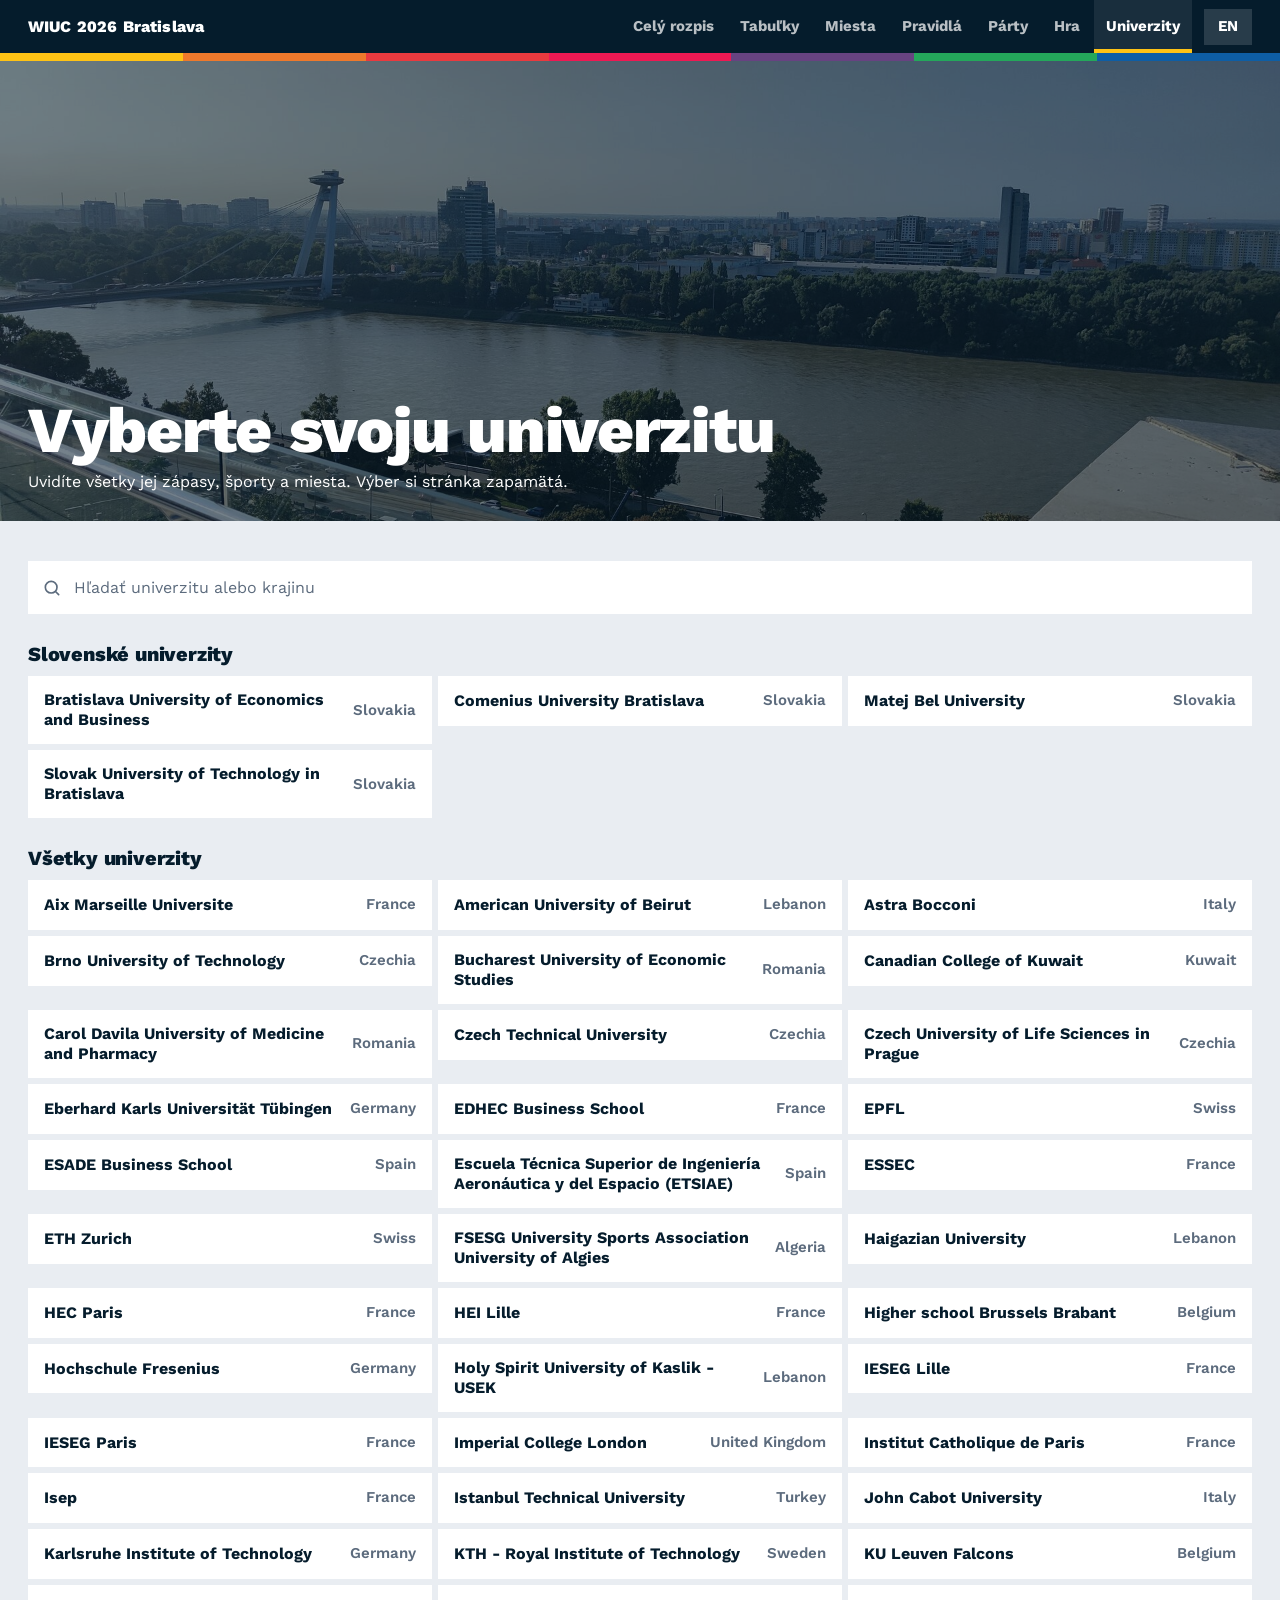
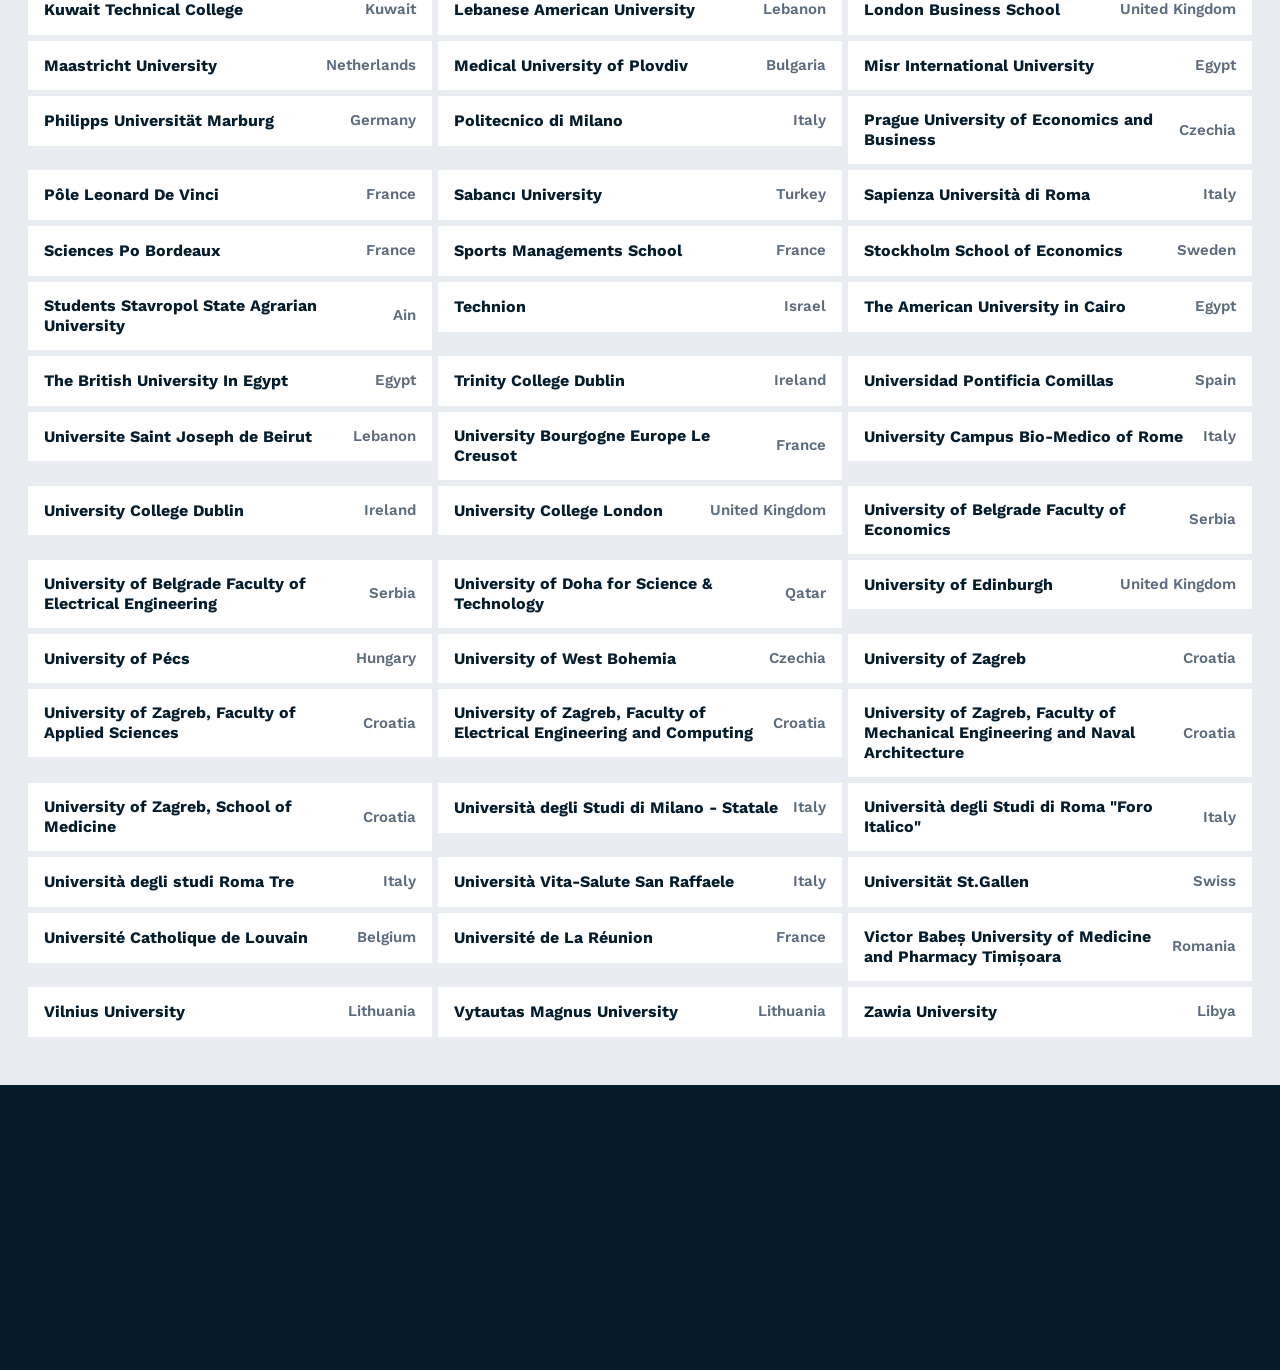
<file: index.html>
<!DOCTYPE html>
<html lang="sk">
<head>
<meta charset="utf-8">
<meta name="viewport" content="width=device-width, initial-scale=1, viewport-fit=cover">
<title>WIUC 2026 rozpis zápasov</title>
<meta name="description" content="Rýchla orientácia v rozpise WIUC 2026 v Bratislave: vyberte svoju univerzitu a uvidíte všetky jej zápasy, športy a miesta.">
<meta name="color-scheme" content="light dark">
<meta name="theme-color" content="#051c2c">
<link rel="icon" href="data:image/svg+xml,%3Csvg xmlns='http://www.w3.org/2000/svg' viewBox='0 0 64 64'%3E%3Crect width='64' height='64' rx='12' fill='%23051c2c'/%3E%3Crect x='10' y='22' width='8' height='20' fill='%23ffc315'/%3E%3Crect x='19' y='22' width='8' height='20' fill='%23ee792c'/%3E%3Crect x='28' y='22' width='8' height='20' fill='%23e93a3f'/%3E%3Crect x='37' y='22' width='8' height='20' fill='%2324a75b'/%3E%3Crect x='46' y='22' width='8' height='20' fill='%230e5ea5'/%3E%3C/svg%3E">
<link rel="stylesheet" href="assets/fonts/fonts.css">
<script data-goatcounter="https://wiuc2026.goatcounter.com/count" data-goatcounter-settings='{"no_onload": true}' async src="https://gc.zgo.at/count.js" onload="window.wiucTrack && window.wiucTrack()"></script>
<link rel="stylesheet" href="styles.css?v=28">
</head>
<body>
<header class="top">
  <div class="top-inner">
    <a class="brand" href="#/pick" aria-label="WIUC 2026 Bratislava">
      <span class="brand-title">WIUC 2026 Bratislava</span><span class="brand-sub" id="brandSub">Neoficiálny pomocník · 4. až 8. 11.</span>
    </a>
    <div class="menu-scrim" id="menuScrim" aria-hidden="true"></div>
    <nav class="menu" id="menu" aria-label="Menu"></nav>
    <button class="lang" id="langBtn" type="button" aria-label="Language">EN</button>
    <button class="menu-btn" id="menuBtn" type="button" aria-controls="menu" aria-expanded="false" aria-label="Menu"><svg viewBox="0 0 24 24" aria-hidden="true"><path d="M4 7h16M4 12h16M4 17h16"/></svg></button>
  </div>
  <div class="stripe" aria-hidden="true"><span></span><span></span><span></span><span></span><span></span><span></span><span></span></div>
</header>

<main id="app" class="app"></main>

<footer class="foot">
  <div class="foot-inner">
    <p class="foot-mark">WIUC 2026 Bratislava</p>
    <p id="footSource"></p>
    <p id="footCredit"></p>
    <p class="foot-author" id="footAuthor"></p>
    <p class="foot-privacy"><a href="privacy.html">Súkromie · Privacy</a></p>
  </div>
</footer>

<nav class="tabbar" id="tabbar" aria-label="Menu"></nav>

<script>document.write('<script src="data.js?t=' + Math.floor(Date.now() / 120000) + '"><\/script>');</script>
<script src="extra.js"></script>
<script src="app.js?v=28"></script>
</body>
</html>
</file>
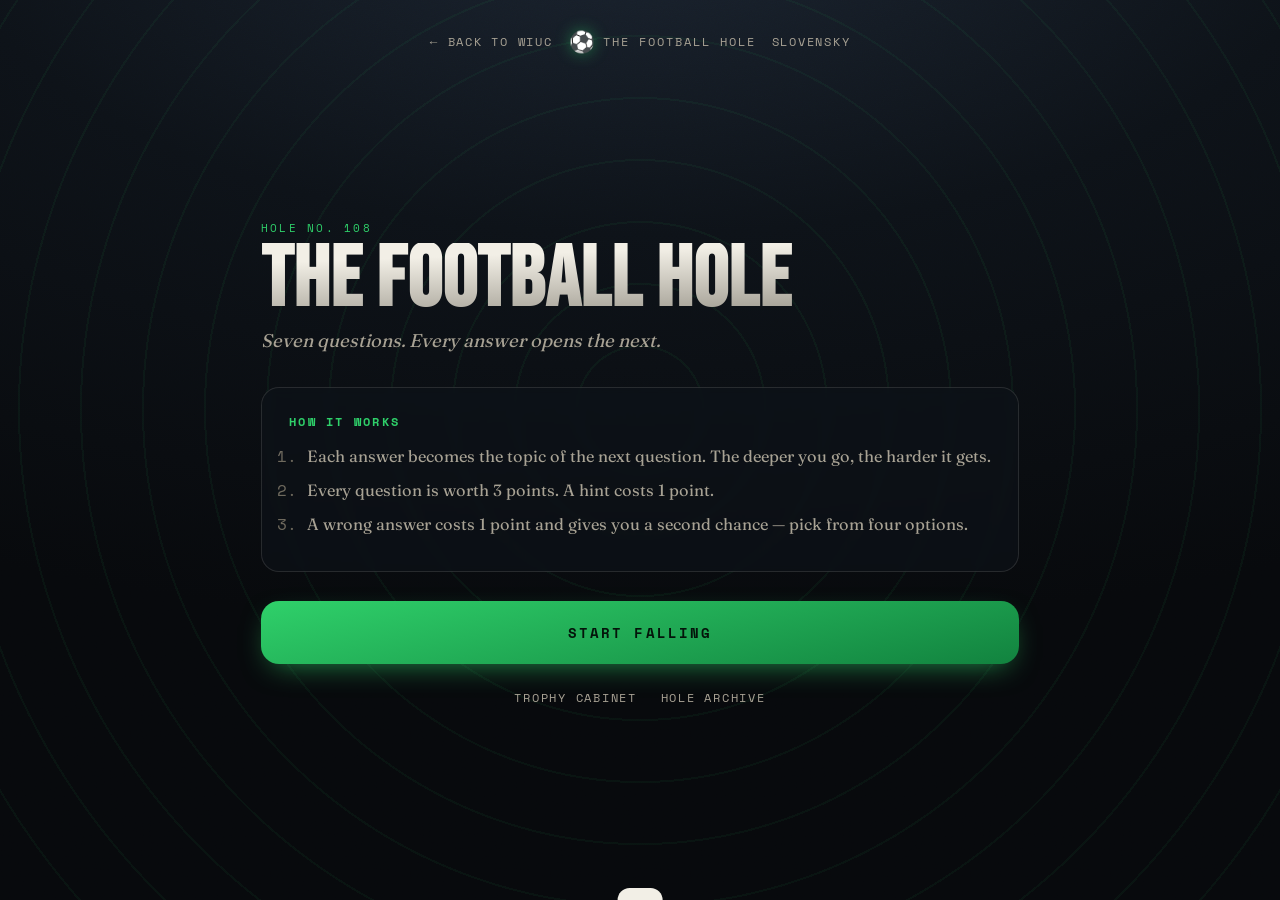
<file: hra/index.html>
<!DOCTYPE html>
<html lang="en">
<head>
<meta charset="utf-8">
<meta name="viewport" content="width=device-width, initial-scale=1, viewport-fit=cover">
<title>Futbalová nora</title>
<meta name="description" content="Seven football trivia questions. Every answer opens the next.">
<link rel="icon" href="data:image/svg+xml,<svg xmlns='http://www.w3.org/2000/svg' viewBox='0 0 100 100'><text y='.9em' font-size='90'>⚽</text></svg>">
<link rel="stylesheet" href="css/fonts.css">
<link rel="stylesheet" href="css/styles.css">
<script data-goatcounter="https://wiuc2026.goatcounter.com/count" async src="https://gc.zgo.at/count.js"></script>
</head>
<body>

<div class="tunnel" aria-hidden="true">
  <div class="tunnel__rings"></div>
  <div class="tunnel__grain"></div>
</div>

<header class="topbar">
  <a class="linkbtn topbar__back" href="../" data-i18n="backToWiuc">← Späť na WIUC</a>
  <div class="topbar__brand">
    <span class="topbar__ball">⚽</span>
    <span class="topbar__name" data-i18n="appName">Futbalová nora</span>
  </div>
  <button type="button" class="linkbtn" id="lang-toggle" data-i18n="langLabel">English</button>
</header>

<main id="app">

  <!-- INTRO -->
  <section class="screen screen--intro" id="screen-intro">
    <p class="eyebrow" id="intro-number">Nora č. 1</p>
    <h1 class="title" data-i18n="appName">Futbalová nora</h1>
    <p class="tagline" data-i18n="tagline">Sedem otázok. Každá odpoveď otvára ďalšiu.</p>

    <div class="rules">
      <h2 class="rules__title" data-i18n="howToTitle">Ako sa to hrá</h2>
      <ol class="rules__list">
        <li data-i18n="howTo1"></li>
        <li data-i18n="howTo2"></li>
        <li data-i18n="howTo3"></li>
      </ol>
    </div>

    <p class="notice hidden" id="intro-notice" data-i18n="alreadyPlayed"></p>
    <button type="button" class="btn btn--primary" id="btn-play" data-i18n="play">Padáme dolu</button>

    <div class="introlinks">
      <button type="button" class="linkbtn" id="btn-cabinet-intro" data-i18n="cabinet">Vitrína</button>
      <button type="button" class="linkbtn" id="btn-archive-intro" data-i18n="archive">Archív nôr</button>
    </div>

    <div class="rankstrip hidden" id="intro-rank">
      <span class="rankstrip__badge" id="intro-rank-name"></span>
      <span class="rankstrip__streak" id="intro-streak"></span>
    </div>
  </section>

  <!-- QUESTION -->
  <section class="screen screen--question hidden" id="screen-question">
    <div class="depth" id="depth" aria-hidden="true"></div>
    <p class="depth__label"><span data-i18n="depth">Hĺbka</span> <span id="depth-count">1/7</span></p>

    <div class="card" id="question-card">
      <p class="topic"><span class="topic__label" data-i18n="topicLabel">Téma</span><span class="topic__value" id="topic-value"></span></p>
      <h2 class="question" id="question-text"></h2>

      <p class="hintbox hidden" id="hint-box"><span class="hintbox__label" data-i18n="hintLabel">Nápoveda:</span> <span id="hint-text"></span></p>

      <form class="answerform" id="answer-form" autocomplete="off">
        <input type="text" class="answerform__input" id="answer-input" autocomplete="off" autocorrect="off" autocapitalize="off" spellcheck="false">
        <button type="submit" class="btn btn--primary" id="btn-submit" data-i18n="submit">Potvrdiť</button>
      </form>

      <div class="choices hidden" id="choices"></div>

      <p class="verdict hidden" id="verdict"></p>

      <button type="button" class="linkbtn hidden" id="btn-hint">
        <span data-i18n="hint">Nápoveda</span> <span class="cost" data-i18n="hintCost">−1 bod</span>
      </button>
      <button type="button" class="btn btn--ghost hidden" id="btn-next" data-i18n="next">Ďalej</button>
    </div>
  </section>

  <!-- RESULTS -->
  <section class="screen screen--results hidden" id="screen-results">
    <p class="eyebrow" id="results-number"></p>
    <h1 class="title title--sm" data-i18n="resultsTitle">Vynoril si sa</h1>

    <p class="score"><span id="score-value">0</span><span class="score__max">/<span id="score-max">21</span></span></p>
    <p class="praise" id="praise"></p>
    <p class="grid" id="result-grid"></p>

    <div class="unlocks hidden" id="unlocks">
      <p class="unlocks__title" id="unlocks-title"></p>
      <ul class="unlocks__list" id="unlocks-list"></ul>
    </div>

    <div class="rankcard hidden" id="rankcard">
      <div class="rankcard__head">
        <span class="rankcard__label" data-i18n="rankLabel">Hodnosť</span>
        <span class="rankcard__name" id="rank-name"></span>
      </div>
      <div class="rankbar"><span class="rankbar__fill" id="rank-fill"></span></div>
      <p class="rankcard__foot" id="rank-foot"></p>
    </div>

    <p class="countdown hidden" id="countdown">
      <span class="countdown__label" data-i18n="nextHole">Ďalšia nora o</span>
      <span class="countdown__clock" id="countdown-clock">00:00:00</span>
    </p>

    <button type="button" class="btn btn--primary" id="btn-share" data-i18n="share">Zdieľať výsledok</button>

    <div class="stats hidden" id="stats">
      <h2 class="section-title" data-i18n="statsTitle">Štatistiky</h2>
      <dl class="stats__grid">
        <div class="stats__item"><dt data-i18n="statPlayed"></dt><dd id="stat-played">0</dd></div>
        <div class="stats__item"><dt data-i18n="statAverage"></dt><dd id="stat-average">0</dd></div>
        <div class="stats__item"><dt data-i18n="statStreak"></dt><dd id="stat-streak">0</dd></div>
        <div class="stats__item"><dt data-i18n="statPerfect"></dt><dd id="stat-perfect">0</dd></div>
      </dl>
    </div>

    <h2 class="section-title" data-i18n="recap">Prehľad odpovedí</h2>
    <ol class="recap" id="recap"></ol>

    <div class="introlinks">
      <button type="button" class="linkbtn" id="btn-cabinet-results" data-i18n="cabinet">Vitrína</button>
      <button type="button" class="linkbtn" id="btn-archive-results" data-i18n="playAnother">Zahrať si inú</button>
    </div>
  </section>

  <!-- TROPHY CABINET -->
  <section class="screen screen--cabinet hidden" id="screen-cabinet">
    <h1 class="title title--sm" data-i18n="cabinetTitle">Tvoja vitrína</h1>

    <div class="rankcard rankcard--big" id="cabinet-rankcard">
      <div class="rankcard__head">
        <span class="rankcard__label" data-i18n="careerTitle">Kariéra</span>
        <span class="rankcard__name" id="cabinet-rank-name"></span>
      </div>
      <div class="rankbar"><span class="rankbar__fill" id="cabinet-rank-fill"></span></div>
      <p class="rankcard__foot" id="cabinet-rank-foot"></p>
    </div>

    <h2 class="section-title"><span data-i18n="trophies">Trofeje</span> <span id="trophy-count"></span></h2>
    <ul class="trophies" id="trophies"></ul>

    <button type="button" class="linkbtn linkbtn--block" id="btn-cabinet-back" data-i18n="back">Späť</button>
  </section>

  <!-- ARCHIVE -->
  <section class="screen screen--archive hidden" id="screen-archive">
    <h1 class="title title--sm" data-i18n="archiveTitle">Vyber si noru</h1>
    <p class="tagline" data-i18n="archiveNote"></p>
    <ul class="archive" id="archive-list"></ul>
    <button type="button" class="linkbtn linkbtn--block" id="btn-archive-back" data-i18n="back">Späť</button>
  </section>

</main>

<div class="toast" id="toast" role="status" aria-live="polite"></div>

<script src="data/puzzles.js"></script>
<script src="js/i18n.js"></script>
<script src="js/answers.js"></script>
<script src="js/daily.js"></script>
<script src="js/storage.js"></script>
<script src="js/share.js"></script>
<script src="js/game.js"></script>
<script src="js/awards.js"></script>
<script src="js/main.js"></script>
</body>
</html>
</file>
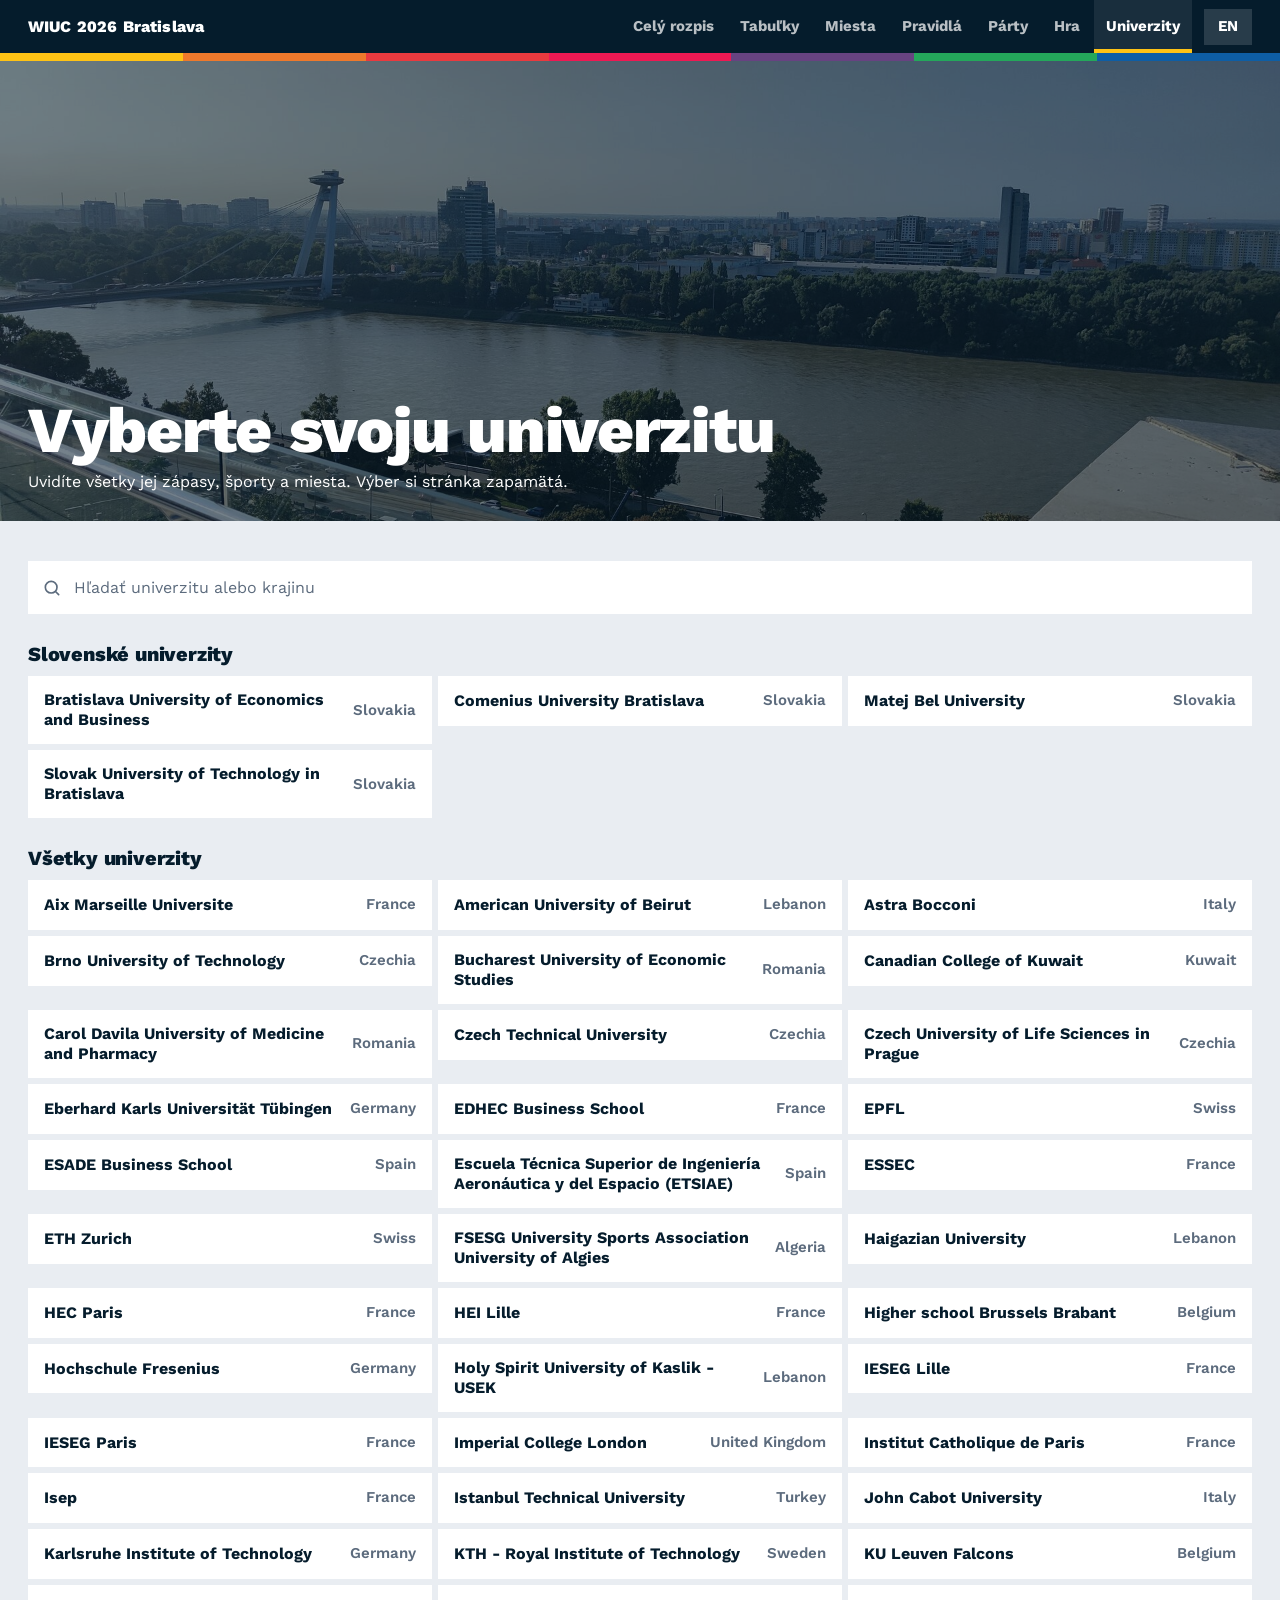
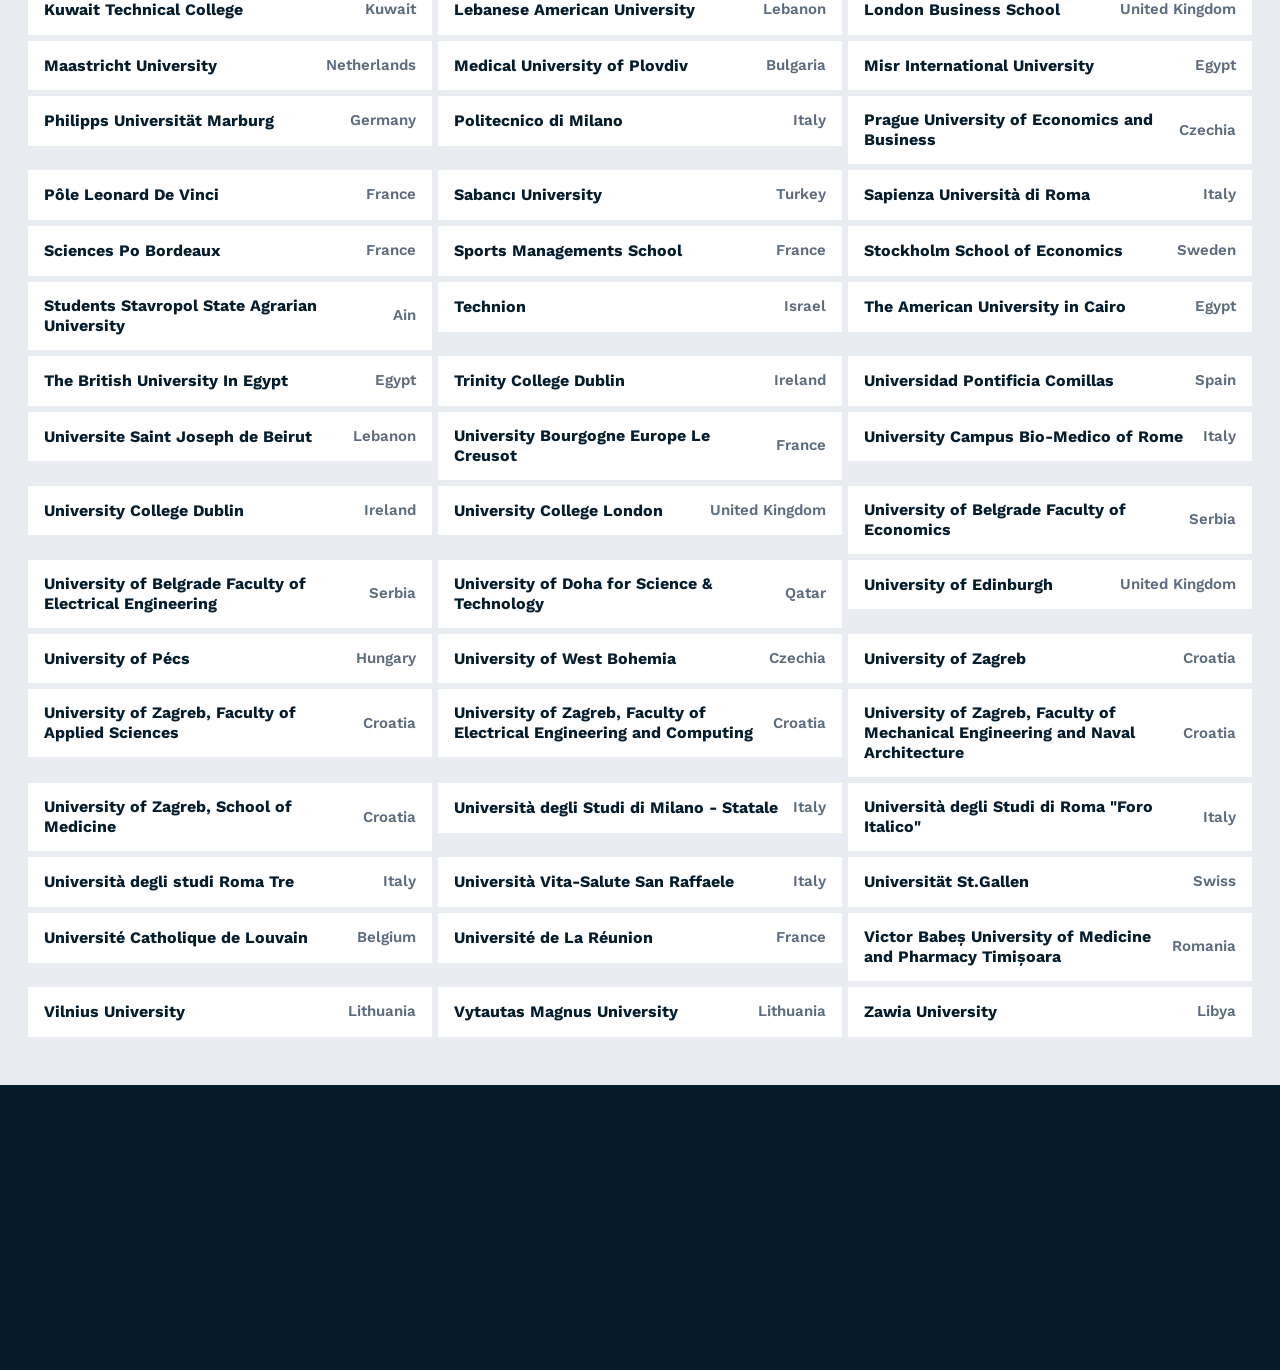
<file: wiuc/index.html>
<!DOCTYPE html>
<html lang="sk">
<head>
<meta charset="utf-8">
<title>WIUC 2026 Bratislava</title>
<meta http-equiv="refresh" content="0; url=../">
<script>location.replace("../" + location.hash);</script>
</head>
<body><p><a href="../">WIUC 2026 Bratislava</a></p></body>
</html>
</file>
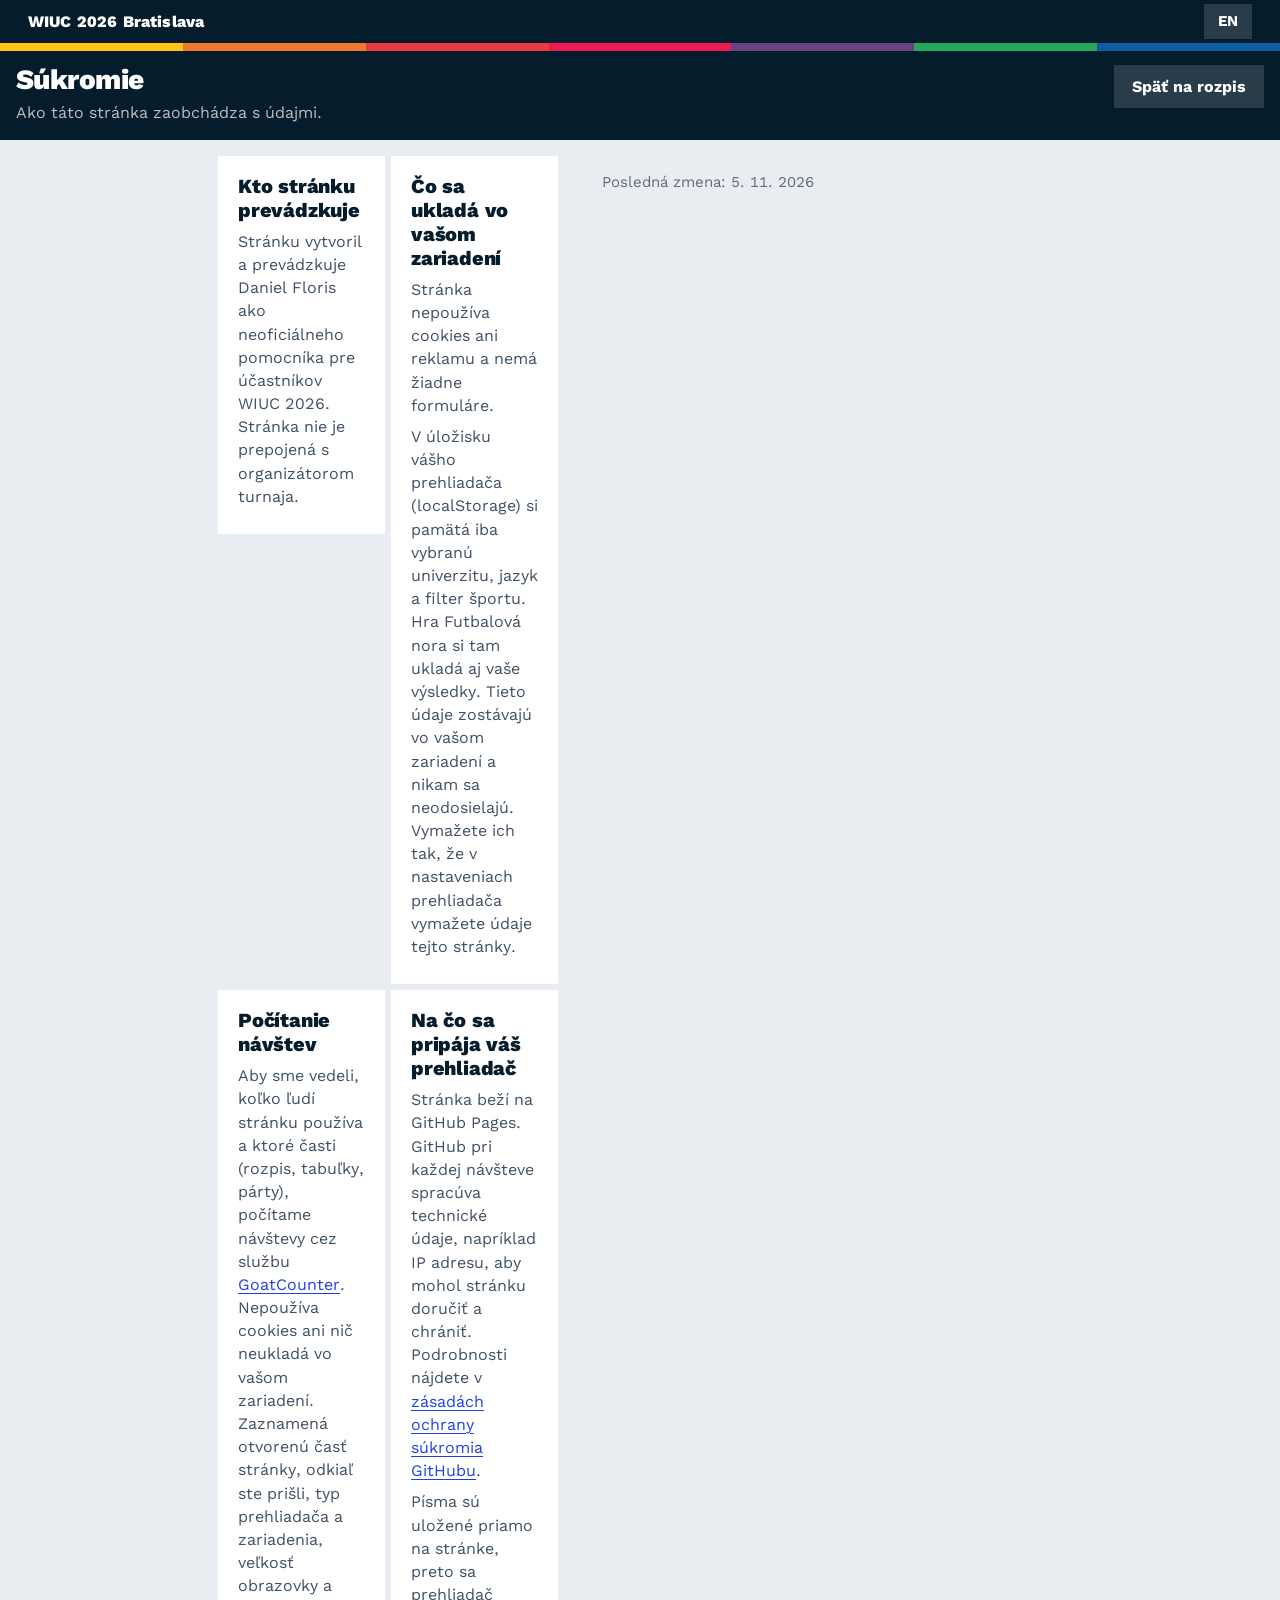
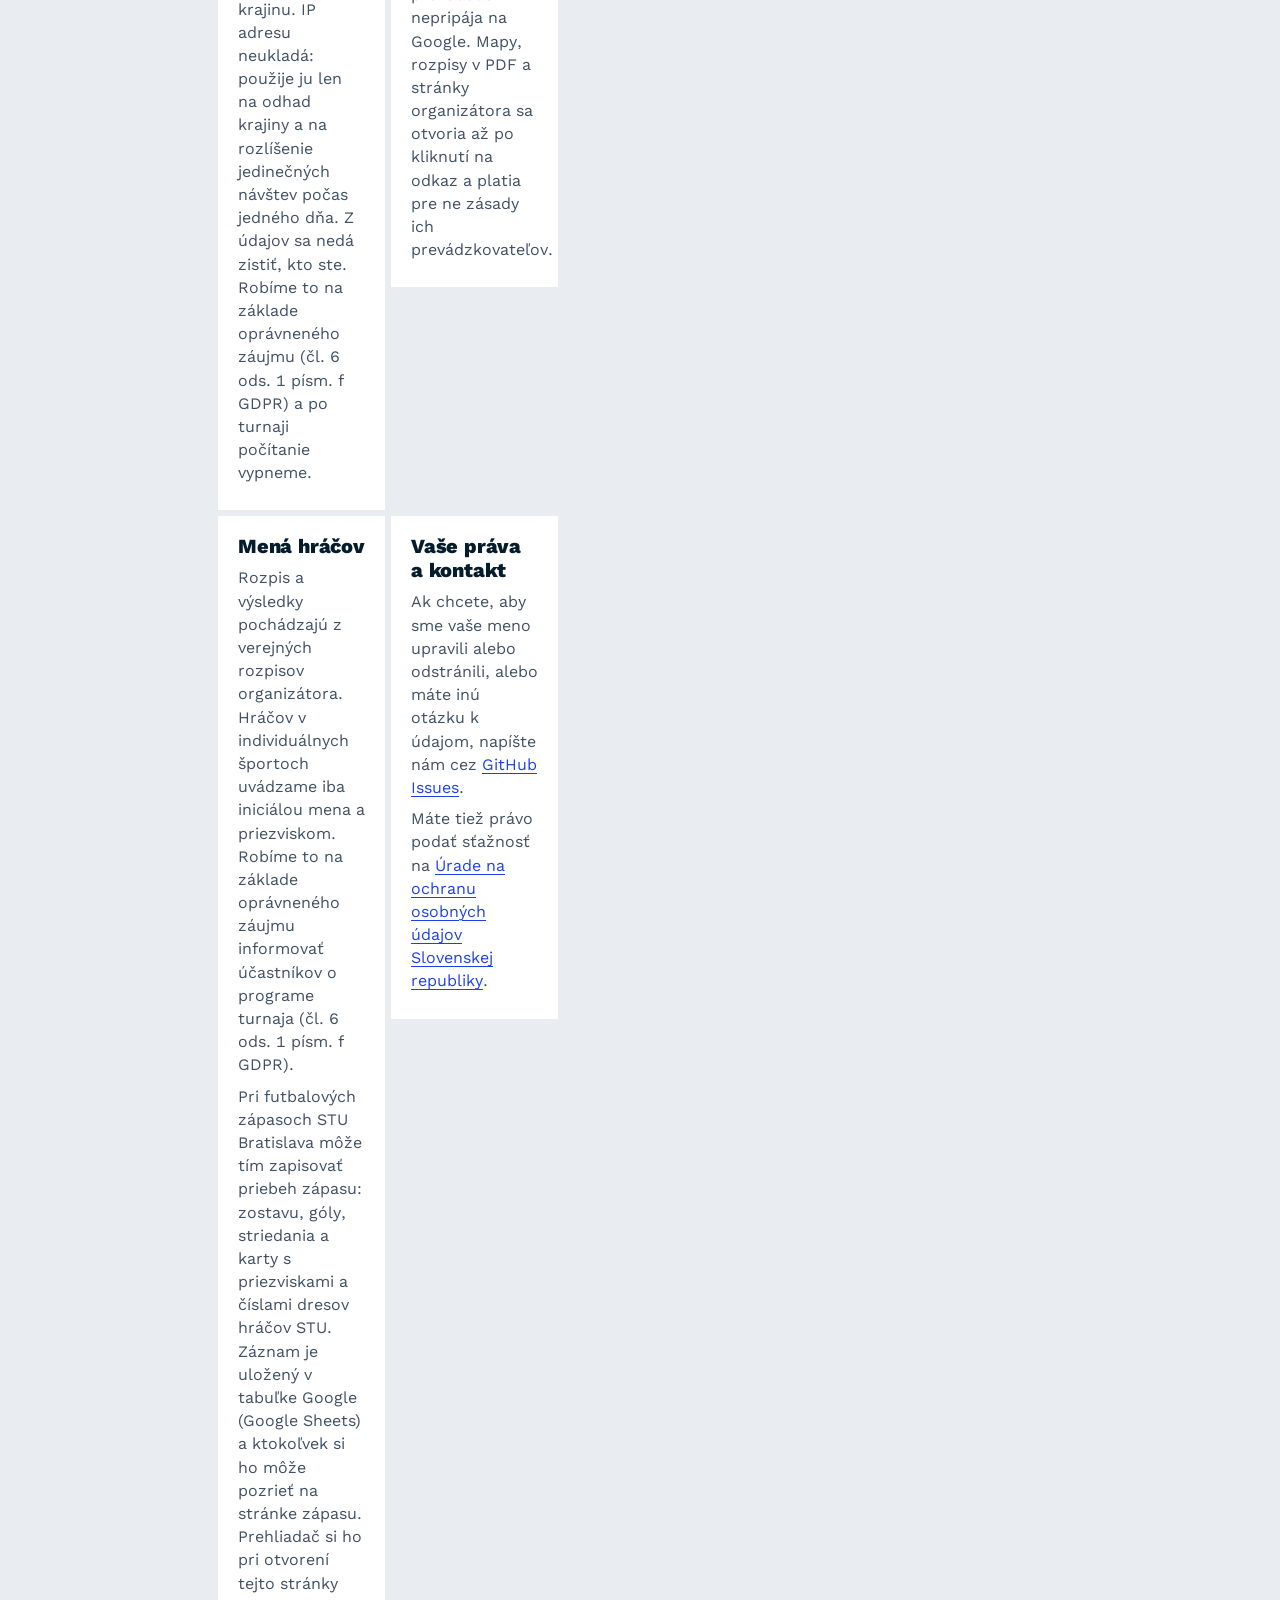
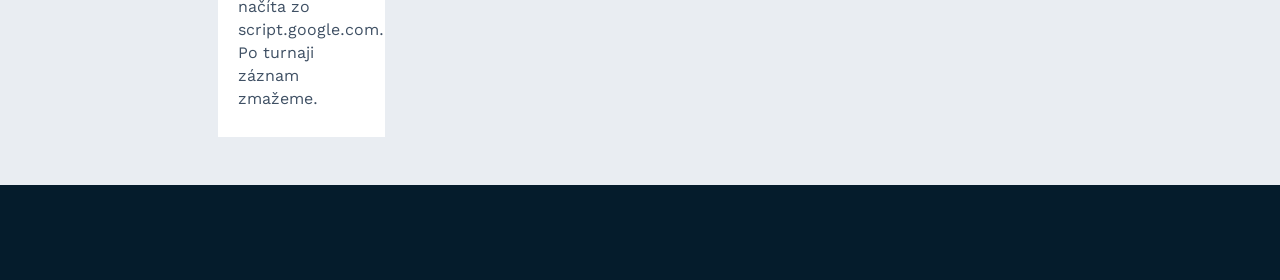
<file: privacy.html>
<!DOCTYPE html>
<html lang="sk">
<head>
<meta charset="utf-8">
<meta name="viewport" content="width=device-width, initial-scale=1, viewport-fit=cover">
<title>Súkromie · WIUC 2026 rozpis zápasov</title>
<meta name="description" content="Ako neoficiálny pomocník pre WIUC 2026 zaobchádza s údajmi.">
<meta name="color-scheme" content="light dark">
<meta name="theme-color" content="#051c2c">
<link rel="icon" href="data:image/svg+xml,%3Csvg xmlns='http://www.w3.org/2000/svg' viewBox='0 0 64 64'%3E%3Crect width='64' height='64' rx='12' fill='%23051c2c'/%3E%3Crect x='10' y='22' width='8' height='20' fill='%23ffc315'/%3E%3Crect x='19' y='22' width='8' height='20' fill='%23ee792c'/%3E%3Crect x='28' y='22' width='8' height='20' fill='%23e93a3f'/%3E%3Crect x='37' y='22' width='8' height='20' fill='%2324a75b'/%3E%3Crect x='46' y='22' width='8' height='20' fill='%230e5ea5'/%3E%3C/svg%3E">
<link rel="stylesheet" href="assets/fonts/fonts.css">
<link rel="stylesheet" href="styles.css?v=18">
<style>
  .privacy { max-width: 900px; margin: 0 auto; padding-top: 16px; }
  .privacy .rule p { max-width: 72ch; }
  .privacy .updated { margin: 16px 16px 0; color: var(--muted); font-size: 15px; }
  [data-lang]:not(.on) { display: none; }
</style>
<script data-goatcounter="https://wiuc2026.goatcounter.com/count" async src="https://gc.zgo.at/count.js"></script>
</head>
<body>
<header class="top">
  <div class="top-inner">
    <a class="brand" href="./" aria-label="WIUC 2026 Bratislava">
      <span class="brand-title">WIUC 2026 Bratislava</span><span class="brand-sub"><span data-lang="sk">Neoficiálny pomocník · 4. až 8. 11.</span><span data-lang="en">Unofficial helper · 4 to 8 Nov</span></span>
    </a>
    <button class="lang" id="langBtn" type="button" aria-label="Language">EN</button>
  </div>
  <div class="stripe" aria-hidden="true"><span></span><span></span><span></span><span></span><span></span><span></span><span></span></div>
</header>

<main class="app">
  <article data-lang="sk" lang="sk">
    <div class="dest"><div class="dest-inner">
      <div><h1>Súkromie</h1><p class="lead">Ako táto stránka zaobchádza s údajmi.</p></div>
      <a class="btn" href="./">Späť na rozpis</a>
    </div></div>
    <div class="page privacy"><div class="rules">
      <section class="rule">
        <h2>Kto stránku prevádzkuje</h2>
        <p>Stránku vytvoril a prevádzkuje Daniel Floris ako neoficiálneho pomocníka pre účastníkov WIUC 2026. Stránka nie je prepojená s organizátorom turnaja.</p>
      </section>
      <section class="rule">
        <h2>Čo sa ukladá vo vašom zariadení</h2>
        <p>Stránka nepoužíva cookies ani reklamu a nemá žiadne formuláre.</p>
        <p>V úložisku vášho prehliadača (localStorage) si pamätá iba vybranú univerzitu, jazyk a filter športu. Hra Futbalová nora si tam ukladá aj vaše výsledky. Tieto údaje zostávajú vo vašom zariadení a nikam sa neodosielajú. Vymažete ich tak, že v nastaveniach prehliadača vymažete údaje tejto stránky.</p>
      </section>
      <section class="rule">
        <h2>Počítanie návštev</h2>
        <p>Aby sme vedeli, koľko ľudí stránku používa a ktoré časti (rozpis, tabuľky, párty), počítame návštevy cez službu <a href="https://www.goatcounter.com/help/privacy">GoatCounter</a>. Nepoužíva cookies ani nič neukladá vo vašom zariadení. Zaznamená otvorenú časť stránky, odkiaľ ste prišli, typ prehliadača a zariadenia, veľkosť obrazovky a krajinu. IP adresu neukladá: použije ju len na odhad krajiny a na rozlíšenie jedinečných návštev počas jedného dňa. Z údajov sa nedá zistiť, kto ste. Robíme to na základe oprávneného záujmu (čl. 6 ods. 1 písm. f GDPR) a po turnaji počítanie vypneme.</p>
      </section>
      <section class="rule">
        <h2>Na čo sa pripája váš prehliadač</h2>
        <p>Stránka beží na GitHub Pages. GitHub pri každej návšteve spracúva technické údaje, napríklad IP adresu, aby mohol stránku doručiť a chrániť. Podrobnosti nájdete v <a href="https://docs.github.com/site-policy/privacy-policies/github-general-privacy-statement" target="_blank" rel="noopener">zásadách ochrany súkromia GitHubu</a>.</p>
        <p>Písma sú uložené priamo na stránke, preto sa prehliadač nepripája na Google. Mapy, rozpisy v PDF a stránky organizátora sa otvoria až po kliknutí na odkaz a platia pre ne zásady ich prevádzkovateľov.</p>
      </section>
      <section class="rule">
        <h2>Mená hráčov</h2>
        <p>Rozpis a výsledky pochádzajú z verejných rozpisov organizátora. Hráčov v individuálnych športoch uvádzame iba iniciálou mena a priezviskom. Robíme to na základe oprávneného záujmu informovať účastníkov o programe turnaja (čl. 6 ods. 1 písm. f GDPR).</p>
        <p>Pri futbalových zápasoch STU Bratislava môže tím zapisovať priebeh zápasu: zostavu, góly, striedania a karty s priezviskami a číslami dresov hráčov STU. Záznam je uložený v tabuľke Google (Google Sheets) a ktokoľvek si ho môže pozrieť na stránke zápasu. Prehliadač si ho pri otvorení tejto stránky načíta zo script.google.com. Po turnaji záznam zmažeme.</p>
      </section>
      <section class="rule">
        <h2>Vaše práva a kontakt</h2>
        <p>Ak chcete, aby sme vaše meno upravili alebo odstránili, alebo máte inú otázku k údajom, napíšte nám cez <a href="https://github.com/Danculinho/WIUC/issues" target="_blank" rel="noopener">GitHub Issues</a>.</p>
        <p>Máte tiež právo podať sťažnosť na <a href="https://dataprotection.gov.sk/" target="_blank" rel="noopener">Úrade na ochranu osobných údajov Slovenskej republiky</a>.</p>
      </section>
    </div>
    <p class="updated">Posledná zmena: 5. 11. 2026</p></div>
  </article>

  <article data-lang="en" lang="en">
    <div class="dest"><div class="dest-inner">
      <div><h1>Privacy</h1><p class="lead">How this page handles data.</p></div>
      <a class="btn" href="./">Back to the schedule</a>
    </div></div>
    <div class="page privacy"><div class="rules">
      <section class="rule">
        <h2>Who runs this page</h2>
        <p>This page is made and run by Daniel Floris as an unofficial helper for WIUC 2026 participants. It is not affiliated with the championship organisers.</p>
      </section>
      <section class="rule">
        <h2>What is stored on your device</h2>
        <p>The page uses no cookies and no ads, and has no forms.</p>
        <p>Your browser's storage (localStorage) keeps only the university, language and sport filter you picked. The Futbalová nora game also keeps your scores there. This data stays on your device and is never sent anywhere. To remove it, clear this site's data in your browser settings.</p>
      </section>
      <section class="rule">
        <h2>Visit counting</h2>
        <p>To know how many people use the page and which parts (schedule, tables, parties), we count visits with <a href="https://www.goatcounter.com/help/privacy">GoatCounter</a>. It uses no cookies and stores nothing on your device. It records the part of the page you opened, the referring page, browser and device type, screen size and country. It does not store your IP address: it is used only to estimate the country and to tell unique visits apart within one day. The data cannot identify you. We do this on the basis of legitimate interest (Art. 6(1)(f) GDPR) and will switch counting off after the championship.</p>
      </section>
      <section class="rule">
        <h2>What your browser connects to</h2>
        <p>The page is hosted on GitHub Pages. GitHub processes technical data on every visit, such as your IP address, to deliver and protect the page. See the <a href="https://docs.github.com/site-policy/privacy-policies/github-general-privacy-statement" target="_blank" rel="noopener">GitHub privacy statement</a> for details.</p>
        <p>Fonts are served from this page itself, so your browser does not connect to Google. Maps, PDF schedules and the organisers' pages open only when you follow a link, and their own policies apply there.</p>
      </section>
      <section class="rule">
        <h2>Player names</h2>
        <p>The schedule and results come from the organisers' public schedules. Players in individual sports are shown only by first initial and surname. We do this on the basis of a legitimate interest in informing participants about the championship programme (Art. 6(1)(f) GDPR).</p>
        <p>For STU Bratislava football matches the team can keep a live match log: line-up, goals, substitutions and cards, with surnames and shirt numbers of STU players. The log is stored in a Google Sheet and anyone can view it on the match page; your browser loads it from script.google.com when you open that page. We will delete the log after the tournament.</p>
      </section>
      <section class="rule">
        <h2>Your rights and contact</h2>
        <p>If you want your name changed or removed, or have any other question about your data, write to us via <a href="https://github.com/Danculinho/WIUC/issues" target="_blank" rel="noopener">GitHub Issues</a>.</p>
        <p>You also have the right to lodge a complaint with the <a href="https://dataprotection.gov.sk/" target="_blank" rel="noopener">Office for Personal Data Protection of the Slovak Republic</a>.</p>
      </section>
    </div>
    <p class="updated">Last updated: 5 November 2026</p></div>
  </article>
</main>

<footer class="foot">
  <div class="foot-inner">
    <p class="foot-mark">WIUC 2026 Bratislava</p>
  </div>
</footer>

<script>
  (function () {
    var KEY = "wiuc.lang";
    var lang;
    try { lang = localStorage.getItem(KEY); } catch (e) {}
    function show(l) {
      lang = l === "en" ? "en" : "sk";
      document.documentElement.lang = lang;
      document.title = lang === "sk" ? "Súkromie · WIUC 2026 rozpis zápasov" : "Privacy · WIUC 2026 schedule";
      var els = document.querySelectorAll("[data-lang]");
      for (var i = 0; i < els.length; i++) els[i].classList.toggle("on", els[i].getAttribute("data-lang") === lang);
      document.getElementById("langBtn").textContent = lang === "sk" ? "EN" : "SK";
    }
    document.getElementById("langBtn").addEventListener("click", function () {
      show(lang === "sk" ? "en" : "sk");
      try { localStorage.setItem(KEY, lang); } catch (e) {}
    });
    show(lang);
  })();
</script>
</body>
</html>
</file>
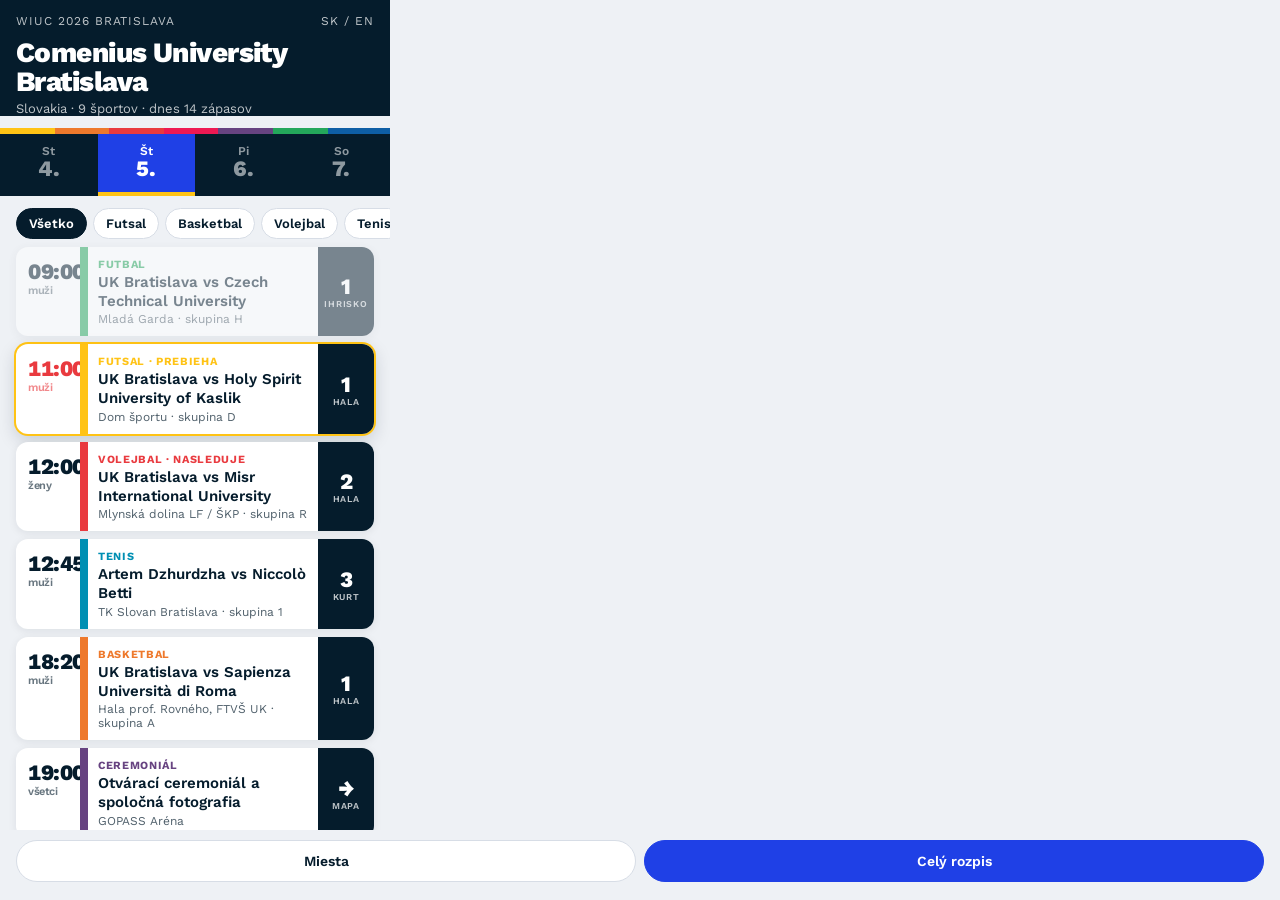
<file: .impeccable/mocks/decision/assigned.html>
<!doctype html>
<html lang="sk"><head><meta charset="utf-8">
<link href="https://fonts.googleapis.com/css2?family=Work+Sans:wght@400;600;700;800&display=swap" rel="stylesheet">
<style>
  html,body{margin:0;width:390px;height:844px;overflow:hidden;font-family:"Work Sans",sans-serif;background:#eef1f5;color:#051c2c}
  .top{background:#051c2c;color:#fff;padding:14px 16px 0}
  .brand{display:flex;justify-content:space-between;align-items:center;font-size:12px;letter-spacing:.08em;text-transform:uppercase;opacity:.75}
  .dest{font-size:28px;font-weight:800;line-height:1.05;margin:10px 0 4px;letter-spacing:-.02em}
  .sub{font-size:13px;opacity:.75;margin-bottom:12px}
  .stripe{height:6px;background:linear-gradient(90deg,#ffc315 0 14%,#ee792c 14% 28%,#e93a3f 28% 42%,#ee1953 42% 56%,#674381 56% 70%,#24a75b 70% 84%,#0e5ea5 84%)}
  .gates{display:grid;grid-template-columns:repeat(4,1fr);background:#051c2c}
  .gate{padding:10px 6px 12px;text-align:center;color:#fff;opacity:.55;font-size:12px;font-weight:600}
  .gate b{display:block;font-size:22px;font-weight:800;line-height:1}
  .gate.on{opacity:1;background:#1f40e6;border-bottom:4px solid #ffc315}
  .chips{display:flex;gap:6px;padding:12px 16px 8px;overflow:hidden}
  .chip{border-radius:999px;padding:7px 12px;font-size:13px;font-weight:600;background:#fff;border:1px solid #d7dde6;white-space:nowrap}
  .chip.on{background:#051c2c;color:#fff;border-color:#051c2c}
  .row{display:grid;grid-template-columns:64px 8px 1fr 56px;margin:0 16px 8px;background:#fff;border-radius:12px;overflow:hidden;min-height:78px;box-shadow:0 2px 8px rgba(5,28,44,.08)}
  .t{padding:12px 0 0 12px;font-size:22px;font-weight:800;letter-spacing:-.02em;font-variant-numeric:tabular-nums}
  .t small{display:block;font-size:11px;font-weight:600;opacity:.6}
  .zone{background:var(--c)}
  .what{padding:11px 10px 10px}
  .sport{font-size:11px;font-weight:700;text-transform:uppercase;letter-spacing:.06em;color:var(--c)}
  .m{font-size:15px;font-weight:600;line-height:1.25;margin:2px 0}
  .where{font-size:12px;opacity:.7}
  .plate{display:flex;flex-direction:column;align-items:center;justify-content:center;background:#051c2c;color:#fff;font-weight:800;font-size:22px}
  .plate small{font-size:9px;font-weight:600;letter-spacing:.08em;opacity:.75}
  .row.live{box-shadow:0 0 0 2px #ffc315,0 6px 18px rgba(5,28,44,.18)}
  .row.live .t{color:#e93a3f}
  .row.past{opacity:.5}
  .bar{position:absolute;left:0;right:0;bottom:0;display:flex;gap:8px;padding:10px 16px 18px;background:#eef1f5}
  .btn{flex:1;text-align:center;padding:12px;border-radius:999px;background:#fff;border:1px solid #d7dde6;font-weight:600;font-size:14px}
  .btn.p{background:#1f40e6;color:#fff;border-color:#1f40e6}
</style></head><body>
<div class="top">
  <div class="brand"><span>WIUC 2026 Bratislava</span><span>SK / EN</span></div>
  <div class="dest">Comenius University Bratislava</div>
  <div class="sub">Slovakia · 9 športov · dnes 14 zápasov</div>
</div>
<div class="stripe"></div>
<div class="gates">
  <div class="gate">St<b>4.</b></div><div class="gate on">Št<b>5.</b></div><div class="gate">Pi<b>6.</b></div><div class="gate">So<b>7.</b></div>
</div>
<div class="chips"><span class="chip on">Všetko</span><span class="chip">Futsal</span><span class="chip">Basketbal</span><span class="chip">Volejbal</span><span class="chip">Tenis</span></div>
<div class="row past" style="--c:#24a75b"><div class="t">09:00<small>muži</small></div><div class="zone"></div><div class="what"><div class="sport">Futbal</div><div class="m">UK Bratislava vs Czech Technical University</div><div class="where">Mladá Garda · skupina H</div></div><div class="plate">1<small>IHRISKO</small></div></div>
<div class="row live" style="--c:#ffc315"><div class="t">11:00<small>muži</small></div><div class="zone"></div><div class="what"><div class="sport">Futsal · prebieha</div><div class="m">UK Bratislava vs Holy Spirit University of Kaslik</div><div class="where">Dom športu · skupina D</div></div><div class="plate">1<small>HALA</small></div></div>
<div class="row" style="--c:#e93a3f"><div class="t">12:00<small>ženy</small></div><div class="zone"></div><div class="what"><div class="sport">Volejbal · nasleduje</div><div class="m">UK Bratislava vs Misr International University</div><div class="where">Mlynská dolina LF / ŠKP · skupina R</div></div><div class="plate">2<small>HALA</small></div></div>
<div class="row" style="--c:#008fb3"><div class="t">12:45<small>muži</small></div><div class="zone"></div><div class="what"><div class="sport">Tenis</div><div class="m">Artem Dzhurdzha vs Niccolò Betti</div><div class="where">TK Slovan Bratislava · skupina 1</div></div><div class="plate">3<small>KURT</small></div></div>
<div class="row" style="--c:#ee792c"><div class="t">18:20<small>muži</small></div><div class="zone"></div><div class="what"><div class="sport">Basketbal</div><div class="m">UK Bratislava vs Sapienza Università di Roma</div><div class="where">Hala prof. Rovného, FTVŠ UK · skupina A</div></div><div class="plate">1<small>HALA</small></div></div>
<div class="row" style="--c:#674381"><div class="t">19:00<small>všetci</small></div><div class="zone"></div><div class="what"><div class="sport">Ceremoniál</div><div class="m">Otvárací ceremoniál a spoločná fotografia</div><div class="where">GOPASS Aréna</div></div><div class="plate">→<small>MAPA</small></div></div>
<div class="bar"><div class="btn">Miesta</div><div class="btn p">Celý rozpis</div></div>
</body></html>
</file>
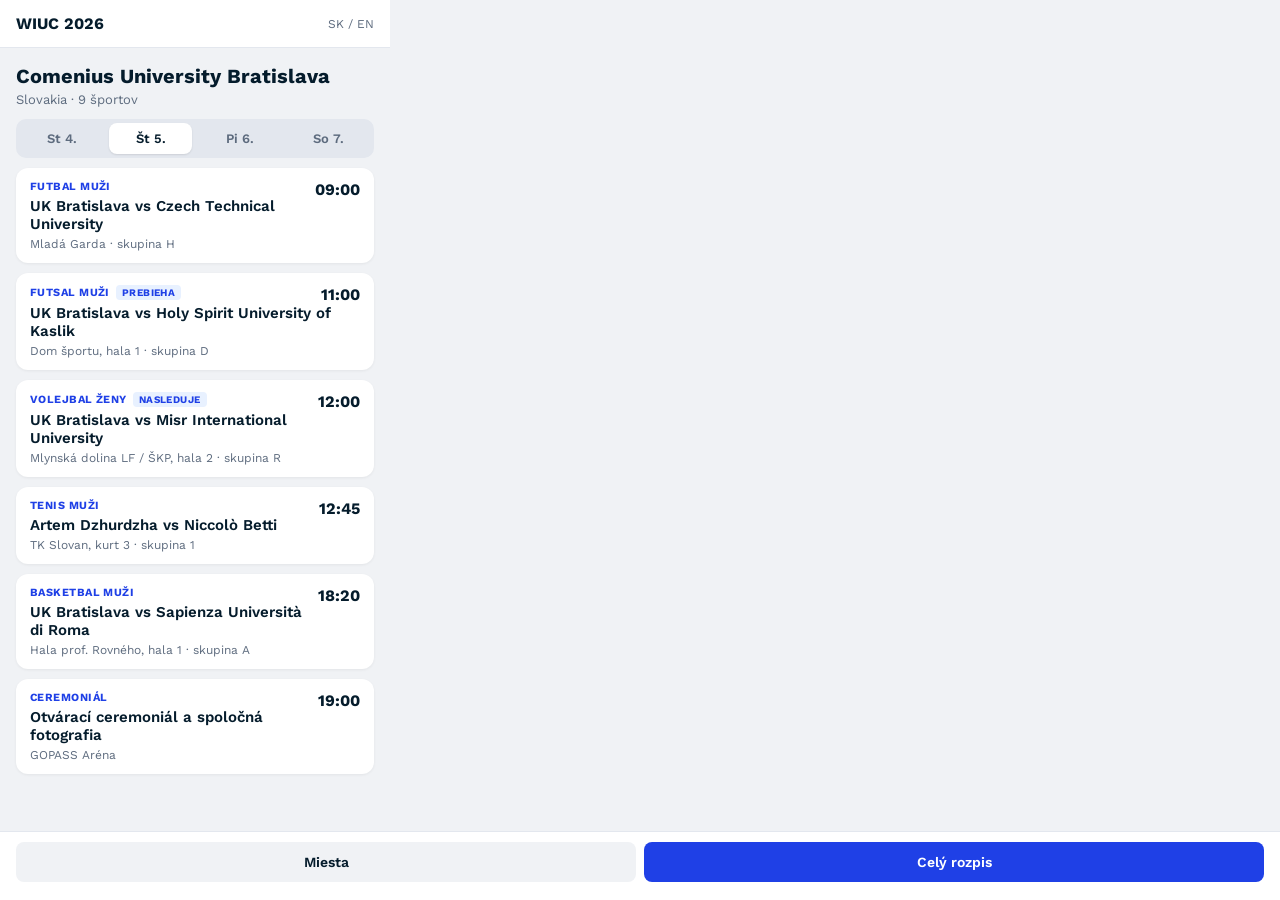
<file: .impeccable/mocks/decision/canon.html>
<!doctype html>
<html lang="sk"><head><meta charset="utf-8">
<link href="https://fonts.googleapis.com/css2?family=Work+Sans:wght@400;600;700&display=swap" rel="stylesheet">
<style>
  html,body{margin:0;width:390px;height:844px;overflow:hidden;font-family:"Work Sans",sans-serif;background:#f0f2f5;color:#051c2c}
  .top{background:#fff;padding:14px 16px;border-bottom:1px solid #e3e7ee;display:flex;justify-content:space-between;align-items:center}
  .top b{font-size:16px}
  .top span{font-size:12px;color:#5d6b7e}
  h1{font-size:20px;font-weight:700;margin:16px 16px 4px}
  .sub{font-size:13px;color:#5d6b7e;margin:0 16px 12px}
  .tabs{display:flex;gap:6px;margin:0 16px 10px;background:#e3e7ee;padding:4px;border-radius:10px}
  .tab{flex:1;text-align:center;padding:8px 0;border-radius:8px;font-size:13px;font-weight:600;color:#5d6b7e}
  .tab.on{background:#fff;color:#051c2c;box-shadow:0 1px 2px rgba(0,0,0,.1)}
  .card{margin:0 16px 10px;background:#fff;border-radius:12px;padding:12px 14px;box-shadow:0 1px 3px rgba(0,0,0,.06)}
  .s{font-size:11px;font-weight:700;color:#1f40e6;text-transform:uppercase;letter-spacing:.04em}
  .m{font-size:15px;font-weight:600;margin:4px 0}
  .w{font-size:12px;color:#5d6b7e}
  .t{float:right;font-size:16px;font-weight:700}
  .tag{display:inline-block;font-size:10px;font-weight:700;background:#e8f1ff;color:#1f40e6;padding:2px 6px;border-radius:4px;margin-left:6px}
  .bar{position:absolute;left:0;right:0;bottom:0;display:flex;gap:8px;padding:10px 16px 18px;background:#fff;border-top:1px solid #e3e7ee}
  .btn{flex:1;text-align:center;padding:12px;border-radius:8px;background:#f0f2f5;font-weight:600;font-size:14px}
  .btn.p{background:#1f40e6;color:#fff}
</style></head><body>
<div class="top"><b>WIUC 2026</b><span>SK / EN</span></div>
<h1>Comenius University Bratislava</h1>
<div class="sub">Slovakia · 9 športov</div>
<div class="tabs"><div class="tab">St 4.</div><div class="tab on">Št 5.</div><div class="tab">Pi 6.</div><div class="tab">So 7.</div></div>
<div class="card"><span class="t">09:00</span><div class="s">Futbal muži</div><div class="m">UK Bratislava vs Czech Technical University</div><div class="w">Mladá Garda · skupina H</div></div>
<div class="card"><span class="t">11:00</span><div class="s">Futsal muži<span class="tag">Prebieha</span></div><div class="m">UK Bratislava vs Holy Spirit University of Kaslik</div><div class="w">Dom športu, hala 1 · skupina D</div></div>
<div class="card"><span class="t">12:00</span><div class="s">Volejbal ženy<span class="tag">Nasleduje</span></div><div class="m">UK Bratislava vs Misr International University</div><div class="w">Mlynská dolina LF / ŠKP, hala 2 · skupina R</div></div>
<div class="card"><span class="t">12:45</span><div class="s">Tenis muži</div><div class="m">Artem Dzhurdzha vs Niccolò Betti</div><div class="w">TK Slovan, kurt 3 · skupina 1</div></div>
<div class="card"><span class="t">18:20</span><div class="s">Basketbal muži</div><div class="m">UK Bratislava vs Sapienza Università di Roma</div><div class="w">Hala prof. Rovného, hala 1 · skupina A</div></div>
<div class="card"><span class="t">19:00</span><div class="s">Ceremoniál</div><div class="m">Otvárací ceremoniál a spoločná fotografia</div><div class="w">GOPASS Aréna</div></div>
<div class="bar"><div class="btn">Miesta</div><div class="btn p">Celý rozpis</div></div>
</body></html>
</file>
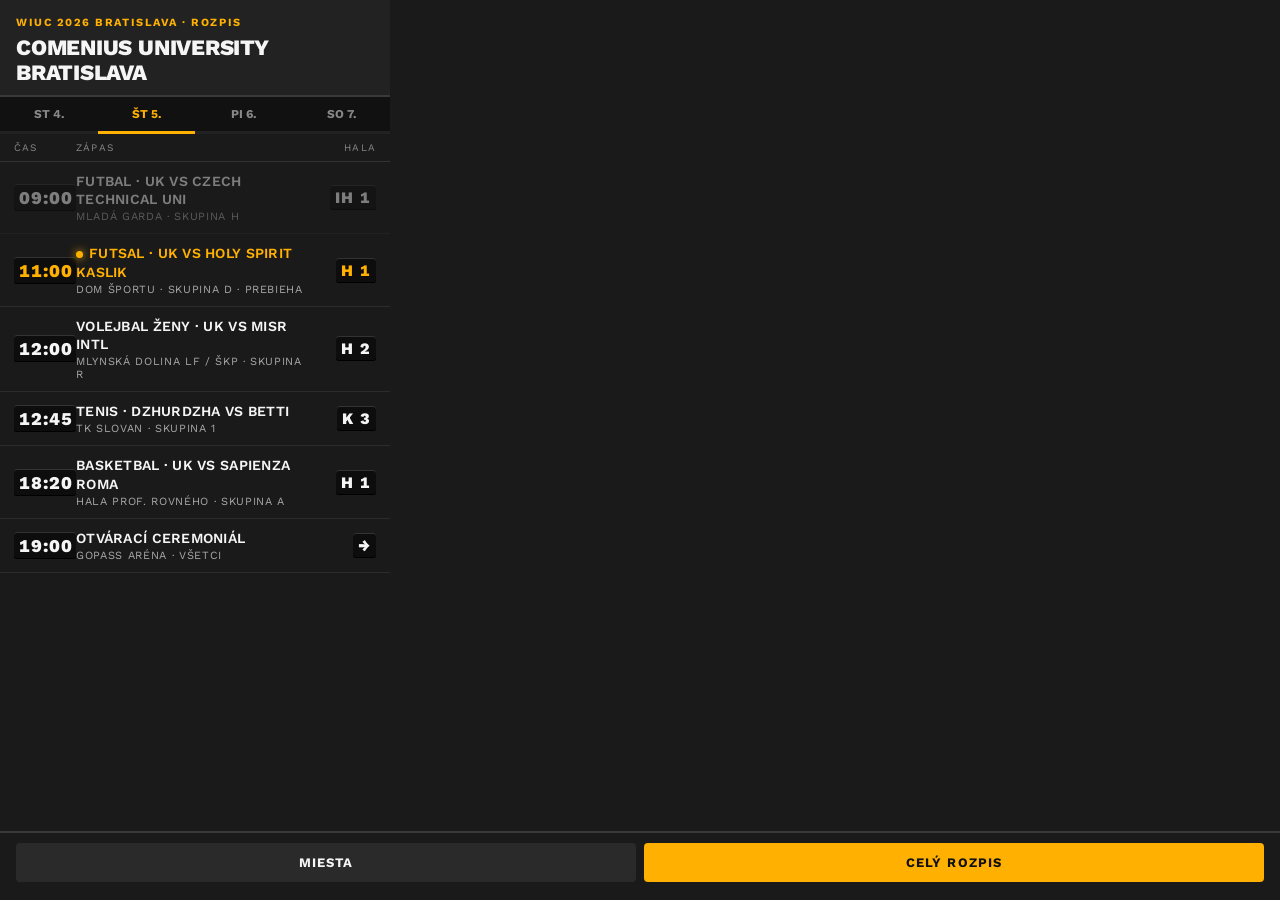
<file: .impeccable/mocks/decision/challenger-split-flap.html>
<!doctype html>
<html lang="sk"><head><meta charset="utf-8">
<link href="https://fonts.googleapis.com/css2?family=Work+Sans:wght@400;600;700;800&display=swap" rel="stylesheet">
<style>
  html,body{margin:0;width:390px;height:844px;overflow:hidden;font-family:"Work Sans",sans-serif;background:#1a1a1a;color:#f5f5f5}
  .top{padding:16px 16px 10px;border-bottom:2px solid #3a3a3a;background:#222}
  .brand{font-size:11px;letter-spacing:.14em;text-transform:uppercase;color:#ffb000;font-weight:700}
  h1{font-size:22px;font-weight:800;margin:6px 0 0;letter-spacing:-.01em;text-transform:uppercase}
  .days{display:flex;background:#111}
  .d{flex:1;text-align:center;padding:10px 0;font-size:12px;font-weight:700;color:#888;border-bottom:3px solid #222;text-transform:uppercase}
  .d.on{color:#ffb000;border-color:#ffb000}
  .hdr{display:grid;grid-template-columns:62px 1fr 64px;padding:8px 14px;font-size:10px;letter-spacing:.12em;color:#888;text-transform:uppercase;border-bottom:1px solid #333}
  .row{display:grid;grid-template-columns:62px 1fr 64px;padding:10px 14px;border-bottom:1px solid #2c2c2c;align-items:center}
  .cell{display:inline-block;background:#0d0d0d;border-radius:3px;padding:3px 5px;font-weight:800;font-size:18px;letter-spacing:.06em;font-variant-numeric:tabular-nums;box-shadow:inset 0 -1px 0 #000,inset 0 1px 0 #333}
  .m{font-size:14px;font-weight:600;text-transform:uppercase;letter-spacing:.02em;line-height:1.3}
  .w{font-size:11px;color:#aaa;letter-spacing:.06em;text-transform:uppercase;margin-top:2px}
  .hall{text-align:right}
  .hall .cell{font-size:16px}
  .row.live .cell{color:#ffb000}
  .row.live .m{color:#ffb000}
  .row.past{opacity:.45}
  .lamp{display:inline-block;width:7px;height:7px;border-radius:50%;background:#ffb000;box-shadow:0 0 8px #ffb000;margin-right:6px;vertical-align:middle}
  .bar{position:absolute;left:0;right:0;bottom:0;display:flex;gap:8px;padding:10px 16px 18px;background:#1a1a1a;border-top:2px solid #3a3a3a}
  .btn{flex:1;text-align:center;padding:12px;border-radius:4px;background:#2a2a2a;font-weight:700;font-size:13px;text-transform:uppercase;letter-spacing:.08em}
  .btn.p{background:#ffb000;color:#111}
</style></head><body>
<div class="top"><div class="brand">WIUC 2026 Bratislava · Rozpis</div><h1>Comenius University Bratislava</h1></div>
<div class="days"><div class="d">St 4.</div><div class="d on">Št 5.</div><div class="d">Pi 6.</div><div class="d">So 7.</div></div>
<div class="hdr"><span>Čas</span><span>Zápas</span><span style="text-align:right">Hala</span></div>
<div class="row past"><span class="cell">09:00</span><div><div class="m">Futbal · UK vs Czech Technical Uni</div><div class="w">Mladá Garda · skupina H</div></div><div class="hall"><span class="cell">IH 1</span></div></div>
<div class="row live"><span class="cell">11:00</span><div><div class="m"><span class="lamp"></span>Futsal · UK vs Holy Spirit Kaslik</div><div class="w">Dom športu · skupina D · prebieha</div></div><div class="hall"><span class="cell">H 1</span></div></div>
<div class="row"><span class="cell">12:00</span><div><div class="m">Volejbal ženy · UK vs Misr Intl</div><div class="w">Mlynská dolina LF / ŠKP · skupina R</div></div><div class="hall"><span class="cell">H 2</span></div></div>
<div class="row"><span class="cell">12:45</span><div><div class="m">Tenis · Dzhurdzha vs Betti</div><div class="w">TK Slovan · skupina 1</div></div><div class="hall"><span class="cell">K 3</span></div></div>
<div class="row"><span class="cell">18:20</span><div><div class="m">Basketbal · UK vs Sapienza Roma</div><div class="w">Hala prof. Rovného · skupina A</div></div><div class="hall"><span class="cell">H 1</span></div></div>
<div class="row"><span class="cell">19:00</span><div><div class="m">Otvárací ceremoniál</div><div class="w">GOPASS Aréna · všetci</div></div><div class="hall"><span class="cell">→</span></div></div>
<div class="bar"><div class="btn">Miesta</div><div class="btn p">Celý rozpis</div></div>
</body></html>
</file>
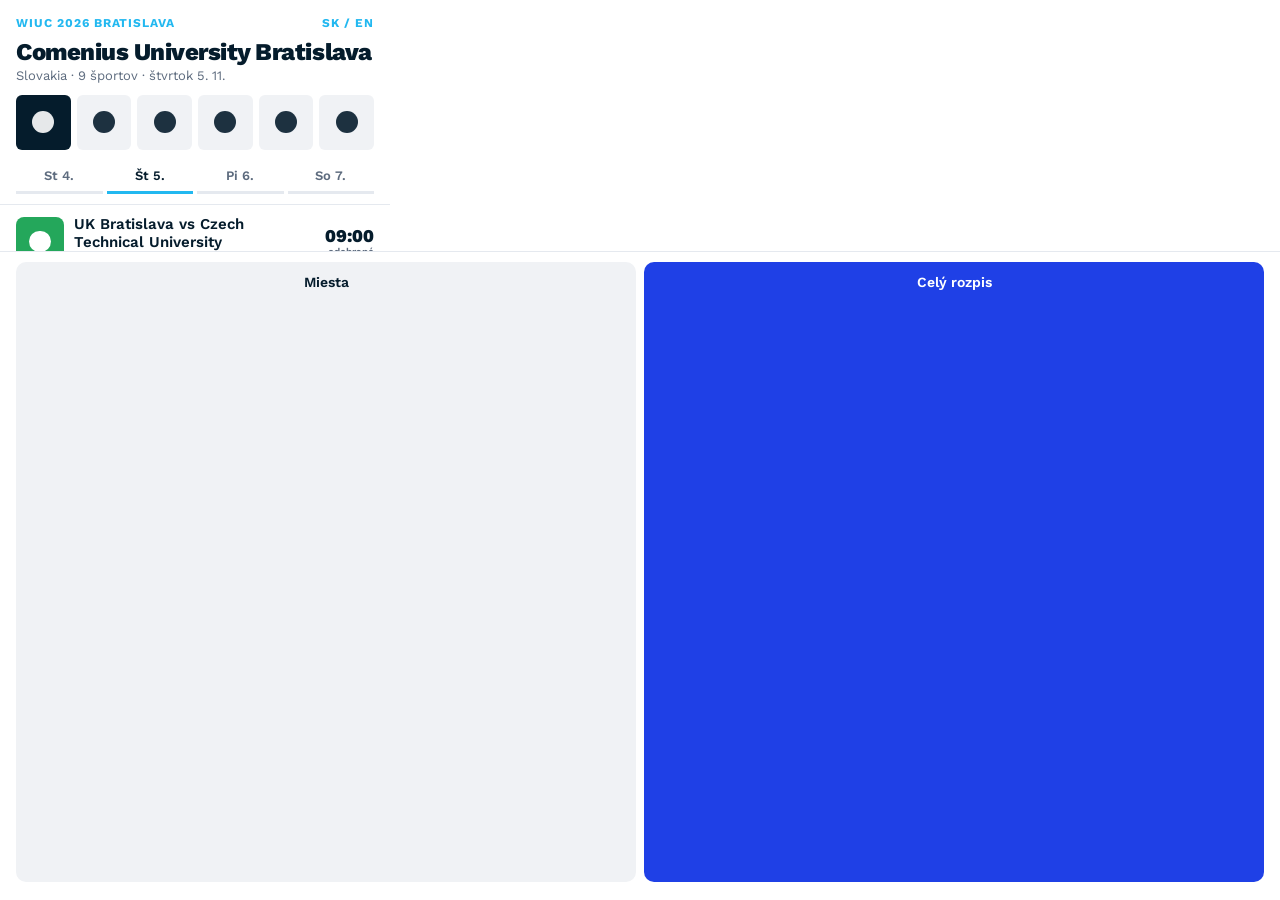
<file: .impeccable/mocks/decision/model-pick.html>
<!doctype html>
<html lang="sk"><head><meta charset="utf-8">
<link href="https://fonts.googleapis.com/css2?family=Work+Sans:wght@400;600;700;800&display=swap" rel="stylesheet">
<style>
  html,body{margin:0;width:390px;height:844px;overflow:hidden;font-family:"Work Sans",sans-serif;background:#ffffff;color:#051c2c}
  .top{padding:16px 16px 8px;display:flex;justify-content:space-between;align-items:center;font-size:12px;letter-spacing:.08em;text-transform:uppercase;color:#22b8f0;font-weight:700}
  h1{font-size:24px;font-weight:800;margin:0 16px 2px;letter-spacing:-.02em}
  .sub{font-size:13px;color:#5d6b7e;margin:0 16px 12px}
  .picto{display:grid;grid-template-columns:repeat(6,1fr);gap:6px;padding:0 16px 10px}
  .p{aspect-ratio:1;border-radius:6px;background:#f0f2f5;position:relative}
  .p.on{background:#051c2c}
  .p i{position:absolute;inset:30%;background:#fff;border-radius:50%;opacity:.9}
  .p:not(.on) i{background:#051c2c}
  .days{display:flex;gap:4px;padding:0 16px 10px}
  .d{flex:1;text-align:center;padding:8px 0;font-size:13px;font-weight:600;border-bottom:3px solid #e5e9ef;color:#5d6b7e}
  .d.on{border-color:#22b8f0;color:#051c2c}
  .row{display:grid;grid-template-columns:48px 1fr 60px;gap:10px;align-items:center;padding:10px 16px;border-top:1px solid #e5e9ef}
  .sq{width:48px;height:48px;border-radius:8px;background:var(--c);position:relative}
  .sq i{position:absolute;inset:28%;background:#fff;border-radius:50%}
  .m{font-size:15px;font-weight:600;line-height:1.25}
  .w{font-size:12px;color:#5d6b7e;margin-top:2px}
  .t{font-size:18px;font-weight:800;text-align:right;font-variant-numeric:tabular-nums}
  .t small{display:block;font-size:10px;font-weight:600;color:#5d6b7e}
  .row.live{background:#f0f9ff}
  .row.live .t{color:#1f40e6}
  .bar{position:absolute;left:0;right:0;bottom:0;display:flex;gap:8px;padding:10px 16px 18px;background:#fff;border-top:1px solid #e5e9ef}
  .btn{flex:1;text-align:center;padding:12px;border-radius:10px;background:#f0f2f5;font-weight:600;font-size:14px}
  .btn.p{background:#1f40e6;color:#fff}
</style></head><body>
<div class="top"><span>WIUC 2026 Bratislava</span><span>SK / EN</span></div>
<h1>Comenius University Bratislava</h1>
<div class="sub">Slovakia · 9 športov · štvrtok 5. 11.</div>
<div class="picto"><div class="p on"><i></i></div><div class="p"><i></i></div><div class="p"><i></i></div><div class="p"><i></i></div><div class="p"><i></i></div><div class="p"><i></i></div></div>
<div class="days"><div class="d">St 4.</div><div class="d on">Št 5.</div><div class="d">Pi 6.</div><div class="d">So 7.</div></div>
<div class="row" style="--c:#24a75b"><div class="sq"><i></i></div><div><div class="m">UK Bratislava vs Czech Technical University</div><div class="w">Futbal muži · Mladá Garda · skupina H</div></div><div class="t">09:00<small>odohrané</small></div></div>
<div class="row live" style="--c:#ffc315"><div class="sq"><i></i></div><div><div class="m">UK Bratislava vs Holy Spirit University of Kaslik</div><div class="w">Futsal muži · Dom športu, hala 1</div></div><div class="t">11:00<small>prebieha</small></div></div>
<div class="row" style="--c:#e93a3f"><div class="sq"><i></i></div><div><div class="m">UK Bratislava vs Misr International University</div><div class="w">Volejbal ženy · Mlynská dolina LF, hala 2</div></div><div class="t">12:00<small>nasleduje</small></div></div>
<div class="row" style="--c:#008fb3"><div class="sq"><i></i></div><div><div class="m">Artem Dzhurdzha vs Niccolò Betti</div><div class="w">Tenis muži · TK Slovan, kurt 3</div></div><div class="t">12:45</div></div>
<div class="row" style="--c:#ee792c"><div class="sq"><i></i></div><div><div class="m">UK Bratislava vs Sapienza Università di Roma</div><div class="w">Basketbal muži · Hala prof. Rovného, hala 1</div></div><div class="t">18:20</div></div>
<div class="row" style="--c:#674381"><div class="sq"><i></i></div><div><div class="m">Otvárací ceremoniál a spoločná fotografia</div><div class="w">GOPASS Aréna</div></div><div class="t">19:00</div></div>
<div class="bar"><div class="btn">Miesta</div><div class="btn p">Celý rozpis</div></div>
</body></html>
</file>
<file: assets/fonts/fonts.css>
/* Self-hosted Google Fonts (SIL Open Font License 1.1). No requests to Google. */
/* latin-ext */
@font-face {
  font-family: 'Work Sans';
  font-style: normal;
  font-weight: 400;
  font-display: swap;
  src: url(work-sans-latin-ext.woff2) format('woff2');
  unicode-range: U+0100-02BA, U+02BD-02C5, U+02C7-02CC, U+02CE-02D7, U+02DD-02FF, U+0304, U+0308, U+0329, U+1D00-1DBF, U+1E00-1E9F, U+1EF2-1EFF, U+2020, U+20A0-20AB, U+20AD-20C4, U+2113, U+2C60-2C7F, U+A720-A7FF;
}
/* latin */
@font-face {
  font-family: 'Work Sans';
  font-style: normal;
  font-weight: 400;
  font-display: swap;
  src: url(work-sans-latin.woff2) format('woff2');
  unicode-range: U+0000-00FF, U+0131, U+0152-0153, U+02BB-02BC, U+02C6, U+02DA, U+02DC, U+0304, U+0308, U+0329, U+2000-206F, U+20AC, U+2122, U+2191, U+2193, U+2212, U+2215, U+FEFF, U+FFFD;
}
/* latin-ext */
@font-face {
  font-family: 'Work Sans';
  font-style: normal;
  font-weight: 500;
  font-display: swap;
  src: url(work-sans-latin-ext.woff2) format('woff2');
  unicode-range: U+0100-02BA, U+02BD-02C5, U+02C7-02CC, U+02CE-02D7, U+02DD-02FF, U+0304, U+0308, U+0329, U+1D00-1DBF, U+1E00-1E9F, U+1EF2-1EFF, U+2020, U+20A0-20AB, U+20AD-20C4, U+2113, U+2C60-2C7F, U+A720-A7FF;
}
/* latin */
@font-face {
  font-family: 'Work Sans';
  font-style: normal;
  font-weight: 500;
  font-display: swap;
  src: url(work-sans-latin.woff2) format('woff2');
  unicode-range: U+0000-00FF, U+0131, U+0152-0153, U+02BB-02BC, U+02C6, U+02DA, U+02DC, U+0304, U+0308, U+0329, U+2000-206F, U+20AC, U+2122, U+2191, U+2193, U+2212, U+2215, U+FEFF, U+FFFD;
}
/* latin-ext */
@font-face {
  font-family: 'Work Sans';
  font-style: normal;
  font-weight: 600;
  font-display: swap;
  src: url(work-sans-latin-ext.woff2) format('woff2');
  unicode-range: U+0100-02BA, U+02BD-02C5, U+02C7-02CC, U+02CE-02D7, U+02DD-02FF, U+0304, U+0308, U+0329, U+1D00-1DBF, U+1E00-1E9F, U+1EF2-1EFF, U+2020, U+20A0-20AB, U+20AD-20C4, U+2113, U+2C60-2C7F, U+A720-A7FF;
}
/* latin */
@font-face {
  font-family: 'Work Sans';
  font-style: normal;
  font-weight: 600;
  font-display: swap;
  src: url(work-sans-latin.woff2) format('woff2');
  unicode-range: U+0000-00FF, U+0131, U+0152-0153, U+02BB-02BC, U+02C6, U+02DA, U+02DC, U+0304, U+0308, U+0329, U+2000-206F, U+20AC, U+2122, U+2191, U+2193, U+2212, U+2215, U+FEFF, U+FFFD;
}
/* latin-ext */
@font-face {
  font-family: 'Work Sans';
  font-style: normal;
  font-weight: 700;
  font-display: swap;
  src: url(work-sans-latin-ext.woff2) format('woff2');
  unicode-range: U+0100-02BA, U+02BD-02C5, U+02C7-02CC, U+02CE-02D7, U+02DD-02FF, U+0304, U+0308, U+0329, U+1D00-1DBF, U+1E00-1E9F, U+1EF2-1EFF, U+2020, U+20A0-20AB, U+20AD-20C4, U+2113, U+2C60-2C7F, U+A720-A7FF;
}
/* latin */
@font-face {
  font-family: 'Work Sans';
  font-style: normal;
  font-weight: 700;
  font-display: swap;
  src: url(work-sans-latin.woff2) format('woff2');
  unicode-range: U+0000-00FF, U+0131, U+0152-0153, U+02BB-02BC, U+02C6, U+02DA, U+02DC, U+0304, U+0308, U+0329, U+2000-206F, U+20AC, U+2122, U+2191, U+2193, U+2212, U+2215, U+FEFF, U+FFFD;
}
/* latin-ext */
@font-face {
  font-family: 'Work Sans';
  font-style: normal;
  font-weight: 800;
  font-display: swap;
  src: url(work-sans-latin-ext.woff2) format('woff2');
  unicode-range: U+0100-02BA, U+02BD-02C5, U+02C7-02CC, U+02CE-02D7, U+02DD-02FF, U+0304, U+0308, U+0329, U+1D00-1DBF, U+1E00-1E9F, U+1EF2-1EFF, U+2020, U+20A0-20AB, U+20AD-20C4, U+2113, U+2C60-2C7F, U+A720-A7FF;
}
/* latin */
@font-face {
  font-family: 'Work Sans';
  font-style: normal;
  font-weight: 800;
  font-display: swap;
  src: url(work-sans-latin.woff2) format('woff2');
  unicode-range: U+0000-00FF, U+0131, U+0152-0153, U+02BB-02BC, U+02C6, U+02DA, U+02DC, U+0304, U+0308, U+0329, U+2000-206F, U+20AC, U+2122, U+2191, U+2193, U+2212, U+2215, U+FEFF, U+FFFD;
}
</file>
<file: styles.css>
/* WIUC 2026 schedule helper. The hall timetable sheet as the page: flat fields, no rules, no shadows. */
:root {
  --navy: #051c2c;
  --blue: #1f40e6;
  --blue-press: #1836c4;
  --cyan: #22b8f0;
  --ink: #051c2c;
  --ink-2: #3f5064;
  --muted: #5c6b7d;
  --bg: #e9edf2;
  --card: #ffffff;
  --card-2: #f3f5f8;
  --field: #dfe5ec;
  --sign: #051c2c;
  --sign-2: #0b2a40;
  --sign-ink: #ffffff;
  --sign-muted: rgba(255,255,255,.72);
  --live: #ffc315;
  --live-ink: #c0232a;
  --live-field: #fff3c4;
  --next: #24a75b;
  --next-field: #dcf3e5;
  --focus: #1f40e6;
  --y: #ffc315; --o: #ee792c; --r: #e93a3f; --p: #ee1953; --v: #674381; --g: #24a75b; --l: #88b54e; --b: #0e5ea5; --c: #008fb3;
  --font: "Work Sans", system-ui, -apple-system, "Segoe UI", Roboto, sans-serif;
  --ease: cubic-bezier(.2,.7,.2,1);
  color-scheme: light dark;
}
@media (prefers-color-scheme: dark) {
  :root:not([data-theme="light"]) {
    --ink: #eef3f8; --ink-2: #c3cedb; --muted: #9db0c4; --bg: #07131d; --card: #0f2232; --card-2: #142b3e; --field: #1b3449;
    --sign: #020d16; --sign-2: #0b1e2e; --live-ink: #ffc315; --live-field: #3a2f05; --next-field: #0d3a22; --focus: #22b8f0;
  }
  :root:not([data-theme="light"]) .ev .sport { color: color-mix(in srgb, var(--z) 45%, white); }
}
:root[data-theme="dark"] {
  --ink: #eef3f8; --ink-2: #c3cedb; --muted: #9db0c4; --bg: #07131d; --card: #0f2232; --card-2: #142b3e; --field: #1b3449;
  --sign: #020d16; --sign-2: #0b1e2e; --live-ink: #ffc315; --live-field: #3a2f05; --next-field: #0d3a22; --focus: #22b8f0;
}
:root[data-theme="dark"] .ev .sport { color: color-mix(in srgb, var(--z) 45%, white); }

* { box-sizing: border-box; }
html { -webkit-text-size-adjust: 100%; scrollbar-color: var(--muted) var(--bg); }
body { margin: 0; font-family: var(--font); color: var(--ink); background: var(--sign); line-height: 1.45; font-variant-numeric: tabular-nums; font-size: 16px; }
::selection { background: var(--live); color: var(--navy); }
button, input { font: inherit; }
button { cursor: pointer; color: inherit; }
a { color: var(--blue); text-decoration-thickness: 1px; text-underline-offset: 3px; }
:focus-visible { outline: 3px solid var(--focus); outline-offset: 2px; }
svg.ic { width: 1em; height: 1em; display: inline-block; vertical-align: -0.15em; fill: none; stroke: currentColor; stroke-width: 2; stroke-linecap: round; stroke-linejoin: round; flex: none; }

/* ---------- header: the sign over the door ---------- */
.top { background: var(--sign); color: var(--sign-ink); position: sticky; top: 0; z-index: 10; }
.top-inner { max-width: 1720px; margin: 0 auto; padding: 10px 16px; display: flex; align-items: center; justify-content: space-between; gap: 12px; }
.brand { display: flex; align-items: baseline; gap: 10px; color: inherit; text-decoration: none; flex-wrap: wrap; min-width: 0; }
.brand-title { font-weight: 800; font-size: 16px; letter-spacing: .01em; }
.brand-sub { font-size: 15px; color: var(--sign-muted); }
.lang { background: rgba(255,255,255,.14); color: var(--sign-ink); border: 0; padding: 7px 14px; font-weight: 700; font-size: 15px; min-width: 48px; transition: background .18s var(--ease); }
.lang:hover { background: rgba(255,255,255,.24); }
.menu-btn { background: rgba(255,255,255,.14); color: #fff; border: 0; width: 44px; height: 40px; display: grid; place-items: center; padding: 0; transition: background .18s var(--ease); }
.menu-btn:hover { background: rgba(255,255,255,.24); }
.menu-btn svg { width: 24px; height: 24px; fill: none; stroke: currentColor; stroke-width: 2.2; stroke-linecap: round; }
.menu-head { display: none; }
.badge-row { display: none; }
.menu-scrim { display: none; }
.top-inner { flex-wrap: wrap; row-gap: 8px; }
.top-inner .brand { flex: 1 1 0; }
.menu { order: 3; flex: 1 0 100%; display: grid; grid-auto-flow: column; grid-auto-columns: 1fr; gap: 4px; margin: 0 -16px -10px; }
.menu a { color: var(--sign-muted); text-decoration: none; font-weight: 700; font-size: 15px; line-height: 1.15; text-align: center; padding: 10px 4px 12px; border-bottom: 4px solid transparent; transition: background .18s var(--ease), color .18s var(--ease); }
.menu a:hover { color: #fff; background: rgba(255,255,255,.08); }
.menu a.on { color: #fff; border-bottom-color: var(--y); background: rgba(255,255,255,.08); }
.menu a:focus-visible { outline: 3px solid var(--y); outline-offset: -3px; }
.stripe { display: flex; height: 8px; }
.stripe span { flex: 1; }
.stripe span:nth-child(1) { background: var(--y); } .stripe span:nth-child(2) { background: var(--o); } .stripe span:nth-child(3) { background: var(--r); }
.stripe span:nth-child(4) { background: var(--p); } .stripe span:nth-child(5) { background: var(--v); } .stripe span:nth-child(6) { background: var(--g); } .stripe span:nth-child(7) { background: var(--b); }

/* ---------- layout: the sheet over the footer ---------- */
.app { position: relative; z-index: 1; background: var(--bg); padding: 0 0 48px; min-height: 60vh; }
.page { margin: 0 auto; }
.side, .side-in { display: contents; }
h1 { font-size: 24px; margin: 0; font-weight: 800; letter-spacing: -.02em; line-height: 1.05; text-wrap: balance; }
h2 { font-size: 20px; margin: 28px 16px 10px; font-weight: 800; color: var(--ink); letter-spacing: -.01em; line-height: 1.2; }
h2 small { font-weight: 600; color: var(--muted); font-size: 15px; }
.lead { margin: 6px 0 0; color: var(--muted); font-size: 16px; max-width: 60ch; }
.day-note { font-size: 16px; color: var(--muted); margin: 0 16px 10px; max-width: 60ch; }

/* destination panel */
.dest { background: var(--sign); color: var(--sign-ink); padding: 14px 16px 16px; }
.dest-inner { max-width: 1720px; margin: 0 auto; display: flex; align-items: flex-start; justify-content: space-between; gap: 12px; }
.dest .lead { color: var(--sign-muted); }
.dest .btn { background: rgba(255,255,255,.14); color: #fff; }
.dest .btn:hover { background: rgba(255,255,255,.24); }

/* ---------- buttons: one shape, flat ---------- */
.btn {
  background: var(--field); border: 0; padding: 12px 18px; font-weight: 700; font-size: 16px; color: var(--ink); text-decoration: none;
  white-space: nowrap; display: inline-flex; align-items: center; justify-content: center; gap: 8px; line-height: 1.2;
  transition: background .18s var(--ease), transform .12s var(--ease);
}
.btn:hover { background: color-mix(in srgb, var(--field) 70%, var(--muted)); }
.btn:active { transform: translateY(1px); }
.btn.primary { background: var(--blue); color: #fff; }
.btn.primary:hover { background: var(--blue-press); }
.side-links { display: flex; gap: 8px; margin: 12px 16px 0; }
.side-links .btn { flex: 1; }

/* ---------- gate strip (days) ---------- */
.gates { background: var(--sign-2); }
.gates-inner { display: grid; grid-template-columns: repeat(4, 1fr); max-width: 1720px; margin: 0 auto; gap: 0; }
.gates-inner.with-all { grid-template-columns: repeat(5, 1fr); }
.gate-all b { letter-spacing: -.04em; white-space: nowrap; }
@media (min-width: 1024px) { .side .gate.gate-all b { font-size: 20px; } }
.board .day-head { margin: 28px 0 10px; }
.board .day-head:first-child { margin-top: 0; }
.gate {
  border: 0; background: transparent; color: rgba(255,255,255,.7); padding: 12px 4px 12px; display: flex; flex-direction: column; align-items: center; line-height: 1;
  font-weight: 600; font-size: 15px; transition: background .18s var(--ease), color .18s var(--ease);
}
.gate b { font-size: 28px; font-weight: 800; letter-spacing: -.03em; margin: 5px 0 6px; }
.gate .n { font-size: 13px; font-weight: 600; opacity: .9; }
.gate:hover { color: #fff; background: rgba(255,255,255,.07); }
.gate.on { color: #fff; background: var(--blue); }
.gate.today:not(.on) { color: #fff; }
.gate.today .n::before { content: ""; display: inline-block; width: 8px; height: 8px; background: var(--live); margin-right: 6px; vertical-align: 1px; }

/* ---------- sport filters: filled bars ---------- */
.chips { display: flex; flex-wrap: wrap; gap: 6px; padding: 12px 16px 0; }
.chip {
  border: 0; background: var(--card); padding: 8px 12px 8px 10px; font-size: 15px; font-weight: 700; color: var(--ink);
  display: inline-flex; gap: 8px; align-items: center; transition: background .18s var(--ease), color .18s var(--ease);
}
.chip .dot { width: 12px; height: 12px; background: var(--z, var(--muted)); }
.chip .cnt { color: var(--muted); font-weight: 600; }
.chip:hover { background: var(--field); }
.chip.on { background: var(--navy); color: #fff; }
.chip.on .cnt { color: rgba(255,255,255,.75); }
:root:not([data-theme="light"]) .chip.on { background: var(--blue); }
:root[data-theme="dark"] .chip.on { background: var(--blue); }

/* ---------- the board: one bar per match ---------- */
.board { padding: 12px 16px 0; }
.events { list-style: none; margin: 0; padding: 0; display: grid; gap: 6px; }
.ev {
  display: grid; grid-template-columns: 80px 48px minmax(0, 1fr) 64px; margin: 0;
  background: var(--card); overflow: hidden; min-height: 80px; position: relative;
  transition: background .18s var(--ease), opacity .18s var(--ease);
  animation: enter .5s var(--ease) both;
}
.ev:nth-child(2) { animation-delay: 60ms; } .ev:nth-child(3) { animation-delay: 120ms; } .ev:nth-child(4) { animation-delay: 180ms; }
.ev:nth-child(5) { animation-delay: 240ms; } .ev:nth-child(6) { animation-delay: 300ms; } .ev:nth-child(7) { animation-delay: 360ms; }
.ev:nth-child(8) { animation-delay: 420ms; } .ev:nth-child(n+9) { animation-delay: 480ms; }
@keyframes enter { from { opacity: 0; transform: translateY(14px); } to { opacity: 1; transform: none; } }
.ev .time { padding: 14px 2px 12px 12px; font-size: 24px; font-weight: 800; letter-spacing: -.03em; line-height: 1; white-space: nowrap; }
.ev .zone { background: var(--z, var(--muted)); color: #fff; display: grid; place-items: center; }
.ev .zone .ic { width: 26px; height: 26px; }
.ev .main { padding: 11px 12px 12px 12px; min-width: 0; }
.ev .sport { display: flex; align-items: center; gap: 8px; flex-wrap: wrap; font-size: 15px; font-weight: 700; color: var(--zt, var(--ink-2)); line-height: 1.2; }
.ev .sport .cat { color: var(--muted); font-weight: 600; }
.ev .badge { display: inline-block; font-size: 13px; font-weight: 800; padding: 2px 8px; background: var(--card-2); color: var(--ink-2); line-height: 1.3; }
.ev .badge.live { background: var(--live); color: var(--navy); }
.ev .badge.next { background: var(--next); color: var(--navy); }
.ev .match { font-weight: 600; font-size: 16px; margin: 4px 0 3px; line-height: 1.3; overflow-wrap: break-word; }
.ev .match .me { font-weight: 800; white-space: nowrap; }
.ev .match .vs { color: var(--muted); font-weight: 500; font-size: 15px; margin: 0 1px; }
.ev .badge.score { background: var(--sign); color: #fff; font-size: 15px; padding: 2px 10px; }
.update-bar { position: fixed; left: 16px; right: 16px; bottom: 16px; z-index: 20; background: var(--sign); color: #fff; display: flex; align-items: center; justify-content: space-between; gap: 12px; padding: 12px 12px 12px 18px; font-weight: 700; font-size: 16px; animation: enter .4s var(--ease) both; }
@media (min-width: 640px) { .update-bar { left: auto; max-width: 460px; } }
.ev .meta { font-size: 16px; color: var(--muted); display: flex; flex-wrap: wrap; gap: 2px 10px; align-items: center; }
.ev .meta a { color: var(--ink-2); text-decoration: none; font-weight: 600; display: inline-flex; align-items: center; gap: 4px; }
.ev .meta a:hover { color: var(--blue); }
.ev .note { font-size: 16px; color: var(--ink-2); margin-top: 3px; }
.ev .player { font-weight: 500; color: var(--ink-2); }
.ev .squad { white-space: nowrap; }
.ev .plate {
  display: flex; flex-direction: column; align-items: center; justify-content: center; gap: 3px;
  background: var(--sign); color: #fff; text-decoration: none; font-weight: 800; font-size: 24px; letter-spacing: -.02em; line-height: 1;
  transition: background .18s var(--ease);
}
.ev .plate small { font-size: 15px; font-weight: 600; color: var(--sign-muted); display: inline-flex; align-items: center; gap: 2px; }
.ev .plate small .ic { width: 13px; height: 13px; stroke-width: 2.5; color: var(--live); }
.ev .plate .ic { width: 24px; height: 24px; }
.ev .plate:hover { background: var(--blue); }
.ev.past { opacity: .5; }
.ev.live { background: var(--live-field); }
.ev.live .time { color: var(--live-ink); }
.ev.live .badge.live { animation: pulse 2s var(--ease) infinite; }
@keyframes pulse { 0%, 100% { transform: scale(1); } 50% { transform: scale(1.08); } }
.ev.next { background: var(--next-field); }

.playoff { margin: 6px 0 0; }
.playoff summary { cursor: pointer; font-weight: 700; padding: 14px 16px; font-size: 16px; list-style: none; display: flex; gap: 10px; align-items: center; background: var(--card-2); color: var(--ink); transition: background .18s var(--ease); }
.playoff summary:hover { background: var(--field); }
.playoff summary::-webkit-details-marker { display: none; }
.playoff summary .ic { color: var(--muted); transition: transform .18s var(--ease); }
.playoff[open] summary .ic { transform: rotate(90deg); }
.playoff .day-note { margin: 10px 0 8px; }
.playoff .events { margin: 0 0 8px; }

.empty { margin: 8px 16px 0; background: var(--card); padding: 24px 18px; text-align: center; color: var(--muted); font-size: 16px; }
.empty p { margin: 0; font-size: 17px; font-weight: 600; color: var(--ink); }
.empty-actions { display: flex; gap: 8px; justify-content: center; flex-wrap: wrap; margin-top: 14px; }

/* ---------- school picker: the city, then the list ---------- */
.pick-head { position: relative; background: var(--sign); color: var(--sign-ink); overflow: hidden; }
.pick-head img { display: block; width: 100%; height: 280px; object-fit: cover; object-position: center 22%; }
.pick-head .scrim { position: absolute; inset: 0; background: rgba(5,28,44,.55); }
.pick-head .page { position: absolute; left: 0; right: 0; bottom: 0; padding: 0 16px 20px; }
.pick-head h1 { font-size: 32px; }
.pick-head .lead { color: #fff; }
.search-wrap { position: relative; margin: 16px 16px 0; }
.search-wrap .ic { position: absolute; left: 14px; top: 50%; transform: translateY(-50%); color: var(--muted); width: 20px; height: 20px; pointer-events: none; }
.search { width: 100%; padding: 15px 14px 15px 46px; font-size: 16px; border: 0; background: var(--card); color: var(--ink); outline: none; transition: background .18s var(--ease); }
.search::placeholder { color: var(--muted); }
.search:focus { outline: 3px solid var(--focus); outline-offset: 0; }
.school-list { list-style: none; margin: 0; padding: 0 16px; display: grid; gap: 6px; }
.school-btn {
  width: 100%; text-align: left; background: var(--card); border: 0; padding: 14px 16px;
  display: grid; grid-template-columns: 1fr auto; align-items: center; gap: 12px; transition: background .18s var(--ease), transform .12s var(--ease);
}
.school-btn { animation: enter .5s var(--ease) both; }
.school-list li:nth-child(2) .school-btn { animation-delay: 60ms; } .school-list li:nth-child(3) .school-btn { animation-delay: 120ms; }
.school-list li:nth-child(4) .school-btn { animation-delay: 180ms; } .school-list li:nth-child(n+5) .school-btn { animation-delay: 240ms; }
.pick-head h1, .pick-head .lead { animation: enter .6s var(--ease) both; }
.pick-head .lead { animation-delay: 90ms; }
.pick-head img { animation: drift 18s linear infinite alternate; }
@keyframes drift { from { transform: scale(1.04) translateX(0); } to { transform: scale(1.04) translateX(-1.5%); } }
.school-btn:hover { background: var(--field); }
.school-btn:active { transform: translateY(1px); }
.school-btn .name { font-weight: 700; font-size: 16px; line-height: 1.25; }
.school-btn .country { color: var(--muted); font-size: 15px; font-weight: 600; white-space: nowrap; }
.school-btn.home { background: var(--live-field); }
.quick-links { display: flex; gap: 8px; flex-wrap: wrap; margin: 20px 16px 0; }

/* ---------- venues ---------- */
.venue-grid { padding: 12px 16px 0; display: grid; gap: 14px; }
@media (min-width: 1024px) { .venue-grid { gap: 24px; } }
.venue-grid-plain { margin-top: 14px; }
@media (min-width: 1024px) { .venue-grid-plain { margin-top: 24px; } }
.venue { margin: 0; background: var(--card); display: grid; grid-template-columns: minmax(0, 1fr) 72px; overflow: hidden; }
.venue .vbody { padding: 14px 16px; min-width: 0; }
.venue .vname { font-weight: 800; font-size: 20px; letter-spacing: -.01em; line-height: 1.2; }
.venue .addr { color: var(--ink-2); font-size: 16px; margin-top: 3px; }
.venue .vsports { font-size: 15px; color: var(--muted); margin-top: 6px; }
.venue .plate { display: flex; flex-direction: column; align-items: center; justify-content: center; gap: 4px; background: var(--sign); color: #fff; text-decoration: none; font-size: 15px; font-weight: 600; transition: background .18s var(--ease); }
.venue .plate .ic { width: 24px; height: 24px; }
.venue .plate:hover { background: var(--blue); }
.venue.has-photo { grid-template-rows: auto 1fr; }
.venue-grid { align-items: start; }
.venue .vphoto { grid-column: 1 / -1; width: 100%; aspect-ratio: 16 / 9; object-fit: cover; display: block; background: var(--field); }
.photo-credits { margin: 20px 16px 0; font-size: 15px; color: var(--muted); max-width: 90ch; }
.photo-credits a { color: var(--ink-2); }
@media (min-width: 1024px) { .photo-credits { margin-left: 0; margin-right: 0; } }

.pdf-block { margin-top: 8px; }
.pdf-list { list-style: none; padding: 0 16px; margin: 0; display: grid; gap: 8px; }
.pdf-list a { font-size: 16px; font-weight: 600; color: var(--ink); text-decoration: underline; text-decoration-color: var(--muted); text-underline-offset: 4px; }
.pdf-list a:hover { color: var(--blue); text-decoration-color: var(--blue); }

/* ---------- footer: the back of the sheet, revealed as a curtain ---------- */
.foot { position: sticky; bottom: 0; z-index: 0; background: var(--sign); color: var(--sign-muted); padding: 40px 16px 32px; }
.foot-inner { max-width: 1720px; margin: 0 auto; }
.foot-mark { font-size: 32px; font-weight: 800; letter-spacing: -.03em; color: #fff; line-height: 1; margin: 0 0 14px; }
.foot p { margin: 0 0 8px; font-size: 15px; max-width: 70ch; }
.foot .foot-author { margin: 20px 0 0; max-width: none; text-align: right; color: #fff; font-weight: 700; font-size: 16px; }
.foot a { color: #fff; }

@media (min-width: 640px) {
  .ev { grid-template-columns: 96px 56px minmax(0, 1fr) 72px; }
  .ev .zone .ic { width: 30px; height: 30px; }
  .ev .time { font-size: 28px; padding-left: 14px; }
  .ev .plate { font-size: 28px; }
  h1 { font-size: 28px; }
  .pick-head img { height: 380px; }
  .pick-head h1 { font-size: 32px; }
  .school-list { grid-template-columns: repeat(auto-fill, minmax(340px, 1fr)); }
  .venue-grid { grid-template-columns: repeat(auto-fill, minmax(360px, 1fr)); }
}
@media (min-width: 1024px) {
  .page { max-width: 1720px; padding: 24px 28px 0; display: grid; grid-template-columns: 340px minmax(0, 1fr); column-gap: 28px; align-items: start; }
  .page.page-plain { display: block; }
  .side { display: block; grid-column: 1; grid-row: 1 / span 2; align-self: stretch; }
  .side-in { display: block; }
  .side .dest { padding: 22px 20px 20px; }
  .side .dest-inner { flex-direction: column; }
  .side .dest h1 { font-size: 32px; }
  .side .dest .btn { align-self: flex-start; margin-top: 14px; }
  .side .gates-inner, .side .gates-inner.with-all { grid-template-columns: 1fr; }
  .side .gate { flex-direction: row; align-items: center; justify-content: space-between; padding: 12px 18px; text-align: left; }
  .side .gate b { font-size: 24px; margin: 0; order: -1; width: 40px; }
  .side .gate > span:first-of-type { flex: 1; }
  .side .gate .n { font-size: 14px; }
  .side .chips { padding: 14px 0 0; }
  .side .side-links { flex-direction: column; margin: 14px 0 0; }
  .board { grid-column: 2; grid-row: 1; min-width: 0; padding: 0; }
  .board .empty { margin: 0; }
  .board h2 { margin: 22px 0 10px; }
  .board h2:first-child { margin-top: 0; }
  .pdf-block { grid-column: 2; grid-row: 2; max-width: 70ch; }
  .pdf-block h2 { margin: 28px 0 10px; }
  .pdf-block .day-note { margin: 0 0 12px; }
  .pdf-list { padding: 0; }
  .ev { grid-template-columns: 116px 64px minmax(0, 1fr) 84px; min-height: 84px; }
  .ev .time { font-size: 32px; }
  .ev .main { display: grid; grid-template-columns: minmax(0, 1fr) 340px; grid-template-areas: "sport sport" "match meta" "note note"; column-gap: 20px; align-items: center; padding: 12px 16px; }
  .ev .sport { grid-area: sport; }
  .ev .match { grid-area: match; }
  .ev .meta { grid-area: meta; align-self: center; }
  .ev .note { grid-area: note; }
  .ev .plate { font-size: 32px; }
  .venue-grid { padding: 0; }
  .school-list, .page-plain .search-wrap, .page-plain .quick-links, .page-plain .empty { padding-left: 0; padding-right: 0; margin-left: 0; margin-right: 0; }
  .page-plain h2 { margin-left: 0; margin-right: 0; }
  .pick-head .page { padding: 0 28px 28px; }
  .top-inner { flex-wrap: nowrap; padding: 0 28px; }
  .top-inner .brand { padding: 10px 0; flex: 0 1 auto; }
  .menu { order: 0; flex: 0 1 auto; margin: 0 0 0 auto; display: flex; gap: 2px; align-self: stretch; }
  .menu a { padding: 18px 18px 14px; display: flex; align-items: center; }
  .pick-head img { height: 460px; }
  .pick-head h1 { font-size: 64px; }
  .foot-mark { font-size: 64px; }
}
/* ---------- rules and parties ---------- */
.sec-title { margin: 28px 16px 10px; }
.keys { list-style: none; margin: 0 16px; padding: 0; display: grid; gap: 6px; }
.keys li { background: var(--live-field); color: var(--ink); padding: 14px 18px; font-size: 17px; font-weight: 600; line-height: 1.35; animation: enter .5s var(--ease) both; }
.keys li:nth-child(2) { animation-delay: 60ms; } .keys li:nth-child(3) { animation-delay: 120ms; } .keys li:nth-child(n+4) { animation-delay: 180ms; }
.rules { margin: 0 16px; display: grid; gap: 6px; }
.rule { background: var(--card); padding: 18px 20px; }
.rule h2 { margin: 0 0 8px; font-size: 20px; }
.rule p, .rule li { font-size: 16px; color: var(--ink-2); max-width: 72ch; }
.rule p { margin: 0 0 8px; }
.rule ul { margin: 0; padding-left: 20px; }
.rule li { margin: 0 0 6px; }
.rules-pdf { margin: 20px 16px 0; }
.rules-pdf a { font-size: 16px; font-weight: 700; color: var(--ink); text-underline-offset: 4px; }
.party { margin: 12px 16px 0; display: grid; gap: 24px; }
.nights { display: grid; gap: 6px; }
.night { background: var(--card); display: grid; grid-template-columns: 84px minmax(0, 1fr) 72px; overflow: hidden; animation: enter .5s var(--ease) both; }
.night:nth-child(2) { animation-delay: 80ms; } .night:nth-child(3) { animation-delay: 160ms; }
.night .ndate { background: var(--sign-2); color: #fff; display: flex; flex-direction: column; align-items: center; justify-content: center; padding: 14px 4px; }
.night .ndate b { font-size: 32px; font-weight: 800; letter-spacing: -.03em; line-height: 1; }
.night .ndate span { font-size: 15px; color: var(--sign-muted); margin-top: 4px; }
.night .nbody { padding: 16px 18px; min-width: 0; }
.night .vname { font-weight: 800; font-size: 20px; letter-spacing: -.01em; line-height: 1.2; }
.night .addr { color: var(--ink-2); font-size: 16px; margin-top: 3px; }
.night .nfinal { display: inline-block; background: var(--live); color: #051c2c; font-size: 15px; font-weight: 800; padding: 2px 8px; margin-bottom: 6px; }
.night.final { background: var(--live-field); }
.night .plate { display: flex; flex-direction: column; align-items: center; justify-content: center; gap: 4px; background: var(--sign); color: #fff; text-decoration: none; font-size: 15px; font-weight: 600; transition: background .18s var(--ease); }
.night .plate .ic { width: 24px; height: 24px; }
.night .plate:hover { background: var(--blue); }
.btn.big { font-size: 18px; padding: 18px 22px; width: 100%; }
.party-side .sec-title { margin: 22px 0 10px; }
.bring { margin: 0; padding-left: 20px; font-size: 17px; font-weight: 600; }
.bring li { margin: 0 0 6px; }
@media (min-width: 1024px) {
  .sec-title, .keys, .rules, .rules-pdf, .party { margin-left: 0; margin-right: 0; }
  .keys { grid-template-columns: repeat(3, minmax(0, 1fr)); }
  .rules { grid-template-columns: repeat(2, minmax(0, 1fr)); align-items: start; }
  .party { grid-template-columns: minmax(0, 1fr) 380px; align-items: start; gap: 28px; }
  .night { grid-template-columns: 110px minmax(0, 1fr) 84px; min-height: 104px; }
  .night .ndate b { font-size: 40px; }
  .night .vname { font-size: 24px; }
}
@media (max-width: 1023px) {
  .menu a.m-pick { display: none; }
  .party-side { order: -1; }
}
/* ---------- group tables and calendar ---------- */
.ev .sets { font-size: 14px; font-weight: 600; color: var(--muted); }
.tables-grid { margin: 16px 16px 0; display: grid; gap: 14px; }
.table-card { background: var(--card); padding: 16px 0 6px; height: 100%; }
.table-card h2 { margin: 0 18px 10px; font-size: 18px; }
.standings { width: 100%; border-collapse: collapse; font-size: 16px; font-variant-numeric: tabular-nums; }
.standings th { font-size: 14px; font-weight: 700; color: var(--muted); text-align: center; padding: 6px 6px; }
.standings td { text-align: center; padding: 0 6px; height: 60px; border-top: 6px solid var(--card); background: var(--field); }
.standings .tname { display: -webkit-box; -webkit-box-orient: vertical; -webkit-line-clamp: 2; line-clamp: 2; overflow: hidden; line-height: 1.25; }
.table-card h2 { white-space: nowrap; overflow: hidden; text-overflow: ellipsis; }
.standings th.team, .standings td.team { text-align: left; }
.standings td.team { font-weight: 700; overflow-wrap: anywhere; }
.standings td.team .squad { font-weight: 500; color: var(--ink-2); }
.standings .pos { width: 34px; padding-left: 18px; font-weight: 800; }
.standings td.pts { font-weight: 800; font-size: 18px; padding-right: 18px; }
.standings th.pts { padding-right: 18px; }
.standings tr.me td { background: var(--live-field); }
.standings td.score { white-space: nowrap; color: var(--ink-2); }
.tables-note { margin: 18px 16px 0; font-size: 15px; color: var(--muted); max-width: 90ch; }
.ev .cal-btn { margin-left: auto; width: 36px; height: 36px; border: 0; background: var(--card-2); color: var(--ink-2); display: inline-grid; place-items: center; padding: 0; transition: background .18s var(--ease), color .18s var(--ease); }
.ev .cal-btn .ic { width: 18px; height: 18px; }
.ev .cal-btn:hover { background: var(--blue); color: #fff; }
.ev .cal-btn:focus-visible { outline: 3px solid var(--blue); outline-offset: 2px; }
@media (max-width: 479px) {
  .standings th.score, .standings td.score { display: none; }
}
@media (min-width: 1024px) {
  .tables-grid { margin: 20px 0 0; grid-template-columns: repeat(auto-fill, minmax(480px, 1fr)); gap: 24px; align-items: stretch; }
  .tables-note { margin-left: 0; margin-right: 0; }
  .page-plain > .chips { padding-left: 0; padding-right: 0; }
}
@media (min-width: 1024px) and (max-width: 1439px) {
  .brand-sub { display: none; }
  .menu a { padding-left: 12px; padding-right: 12px; }
}
/* ---------- next match card ---------- */
.next-card { margin: 12px 16px 14px; background: var(--sign); color: #fff; display: grid; gap: 14px; padding: 18px 18px 18px 22px; border-left: 8px solid var(--z, var(--y)); animation: enter .5s var(--ease) both; }
.next-card.is-live { background: color-mix(in srgb, var(--live) 22%, var(--sign)); }
.next-when { display: flex; align-items: baseline; justify-content: space-between; gap: 12px; flex-wrap: wrap; }
.next-when span { font-size: 15px; font-weight: 700; color: var(--sign-muted); }
.next-when b { font-size: 24px; font-weight: 800; color: var(--y); letter-spacing: -.01em; }
.next-body { display: flex; gap: 16px; align-items: center; }
.next-time { font-size: 40px; font-weight: 800; letter-spacing: -.03em; line-height: 1; }
.next-what { min-width: 0; }
.next-sport { font-size: 17px; font-weight: 800; color: color-mix(in srgb, var(--z) 55%, #fff); }
.next-sport .cat { color: var(--sign-muted); font-weight: 600; }
.next-vs { font-size: 17px; font-weight: 700; margin-top: 2px; overflow-wrap: break-word; }
.next-where { font-size: 16px; color: var(--sign-muted); margin-top: 2px; }
.next-actions { display: flex; gap: 8px; flex-wrap: wrap; }
.next-actions .btn { flex: 1 1 auto; }
.next-actions .btn:not(.primary) { background: rgba(255,255,255,.14); color: #fff; }
.next-actions .btn .ic { width: 18px; height: 18px; }
.next-card.in-board { display: none; }
@media (max-width: 1023px) { .next-card.in-side { margin: 12px 16px 0; } }
@media (max-width: 639px) { .next-actions { flex-wrap: nowrap; } .next-actions .btn.cal { flex: 0 0 52px; padding: 12px 0; } .next-actions .btn.cal .lbl { display: none; } .next-time { font-size: 34px; } .next-card { gap: 12px; padding: 16px 16px 16px 18px; } }
@media (min-width: 1024px) {
  .next-card.in-side { display: none; }
  .next-card.in-board { display: grid; }
  .next-card { margin: 0 0 18px; grid-template-columns: auto minmax(0, 1fr) auto; align-items: center; gap: 28px; padding: 20px 24px 20px 28px; }
  .next-when { flex-direction: column; gap: 2px; }
  .next-actions .btn { flex: 0 0 auto; }
}
/* ---------- phones and tablets: side menu and compact rows ---------- */
@media (max-width: 1023px) {
  .top-inner { flex-wrap: nowrap; padding: 8px 12px 8px 16px; gap: 8px; }
  .top-inner .brand { flex: 1 1 auto; flex-direction: column; gap: 0; }
  .brand-title { font-size: 17px; }
  .brand-sub { font-size: 15px; }
  .menu {
    position: fixed; top: 0; right: 0; bottom: 0; width: min(330px, 86vw); margin: 0; z-index: 2;
    display: flex; flex-direction: column; gap: 0; background: var(--sign); padding: 0 0 24px; overflow-y: auto;
    transform: translateX(100%); visibility: hidden; transition: transform .26s var(--ease), visibility 0s linear .26s;
  }
  body.menu-open .menu { transform: none; visibility: visible; transition: transform .26s var(--ease); }
  .menu .menu-head { display: block; margin: 0; padding: 22px 22px 18px; font-weight: 800; font-size: 20px; color: #fff; background: var(--sign-2); }
  .menu .menu-head { position: relative; padding-right: 64px; }
  .menu-close { position: absolute; top: 14px; right: 12px; width: 44px; height: 44px; border: 0; background: rgba(255,255,255,.12); color: #fff; display: grid; place-items: center; padding: 0; }
  .menu-close svg { width: 22px; height: 22px; fill: none; stroke: currentColor; stroke-width: 2.4; stroke-linecap: round; }
  .menu .menu-head small { display: block; font-weight: 500; font-size: 15px; color: var(--sign-muted); margin-top: 4px; }
  .menu a { text-align: left; font-size: 18px; padding: 16px 22px; border-bottom: 0; border-left: 5px solid transparent; color: var(--sign-ink); }
  .menu a.on { border-left-color: var(--y); background: rgba(255,255,255,.08); }
  .menu a.m-pick { display: block; }
  .menu-scrim { display: block; position: fixed; inset: 0; z-index: 1; background: rgba(2, 13, 22, .6); opacity: 0; pointer-events: none; transition: opacity .26s var(--ease); }
  body.menu-open .menu-scrim { opacity: 1; pointer-events: auto; }
  body.menu-open { overflow: hidden; }
}
@media (max-width: 479px) {
  .brand-sub { display: none; }
}
@media (min-width: 1024px) {
  .menu-btn { display: none; }
}

/* phone rows: a colour strip instead of the icon column, time and sport on one line */
@media (max-width: 639px) {
  .ev { grid-template-columns: 6px auto minmax(0, 1fr) 60px; grid-template-areas: "zone time sport plate" "zone badge badge plate" "zone match match plate" "zone meta meta plate" "zone note note plate"; min-height: 0; }
  .ev .sport .badge { display: none; }
  .ev .badge-row { grid-area: badge; display: block; padding: 6px 10px 0 12px; }
  .ev .zone { grid-area: zone; }
  .ev .zone .ic { display: none; }
  .ev .time { grid-area: time; padding: 12px 10px 0 12px; font-size: 22px; align-self: start; }
  .ev .main { display: contents; }
  .ev .sport { grid-area: sport; padding: 13px 10px 0 0; align-self: start; min-width: 0; }
  .ev .match { grid-area: match; padding: 0 10px 0 12px; margin: 6px 0 2px; }
  .ev .meta { grid-area: meta; padding: 0 10px 12px 12px; font-size: 15px; }
  .ev .note { grid-area: note; padding: 0 10px 12px 12px; margin-top: -6px; }
  .ev .plate { grid-area: plate; font-size: 22px; }
  .ev .plate small { font-size: 14px; }
  .ev .badge { font-size: 13px; }
  .ev .badge.score { font-size: 14px; padding: 2px 8px; }
  .ev .match .me { white-space: normal; }
  .ev .cal-btn { position: absolute; top: 8px; right: 68px; width: 34px; height: 34px; }
  .ev .sport { padding-right: 46px; }
}
/* ---------- groups / play-off switch and the bracket ---------- */
.seg { display: flex; gap: 6px; margin: 14px 16px 0; }
.seg a { display: inline-flex; align-items: center; min-height: 44px; padding: 8px 16px; background: var(--card); color: var(--ink); font-weight: 700; text-decoration: none; }
.seg a.on { background: var(--blue); color: #fff; }
.seg a:focus-visible { outline: 3px solid var(--focus); outline-offset: 2px; }
.bracket { margin: 18px 16px 0; }
.bracket h2 { margin: 0 0 10px; font-size: 20px; }
.bracket-scroll { overflow-x: auto; scroll-snap-type: x proximity; padding-bottom: 8px; overscroll-behavior-x: contain; }
.bracket-scroll:focus-visible { outline: 3px solid var(--focus); outline-offset: 2px; }
.rounds { display: grid; grid-auto-flow: column; grid-auto-columns: minmax(250px, 1fr); gap: 14px; min-width: min-content; }
.round { display: flex; flex-direction: column; scroll-snap-align: start; }
.round h3 { margin: 0 0 8px; font-size: 15px; font-weight: 800; color: var(--muted); }
.round-games { list-style: none; margin: 0; padding: 0; display: flex; flex-direction: column; justify-content: space-around; gap: 10px; flex: 1; }
.bx { background: var(--card); border-left: 6px solid var(--z); padding: 8px 0 8px; }
.bx.is-live { box-shadow: inset 0 0 0 3px var(--live); }
.bx-head { display: flex; justify-content: space-between; gap: 8px; padding: 0 12px 4px; font-size: 13px; font-weight: 600; color: var(--muted); }
.bx-side { display: flex; align-items: center; justify-content: space-between; gap: 10px; min-height: 36px; padding: 4px 12px; font-size: 15px; font-weight: 700; }
.bx-side + .bx-side { border-top: 2px solid var(--field); }
.bx-name { min-width: 0; overflow: hidden; text-overflow: ellipsis; white-space: nowrap; }
.bx-side.open .bx-name { color: var(--ink-2); font-weight: 500; font-style: italic; }
.bx-side.win { font-weight: 800; }
.bx-side.lose .bx-name, .bx-side.lose .bx-score { color: var(--muted); }
.bx-side.me { background: var(--live-field); }
.bx-score { font-variant-numeric: tabular-nums; font-weight: 800; }
.bx-where { display: flex; align-items: center; gap: 4px; padding: 4px 12px 0; font-size: 13px; color: var(--muted); text-decoration: none; overflow: hidden; white-space: nowrap; text-overflow: ellipsis; }
.bx-where .ic { width: 14px; height: 14px; flex: 0 0 auto; }
.day-note a { font-weight: 700; }
@media (max-width: 639px) {
  .rounds { grid-auto-columns: minmax(230px, 76vw); }
}
@media (min-width: 1024px) {
  .seg, .bracket { margin-left: 0; margin-right: 0; }
  .menu .m-playoff { display: none; }   /* the header row is full; on wide screens it sits under Tabuľky */
  .bracket { margin-top: 24px; }
}
/* ---------- live match log ---------- */
.live-link { display: inline-flex; align-items: center; gap: 4px; font-weight: 700; color: var(--blue); }
.live-link .ic { width: 16px; height: 16px; }
.live-page { padding-bottom: 24px; }
.live-board { margin: 14px 16px 0; background: var(--sign); color: #fff; padding: 18px 18px 14px; border-left: 8px solid var(--z); }
.live-teams { display: grid; grid-template-columns: minmax(0, 1fr) auto minmax(0, 1fr); align-items: center; gap: 12px; font-size: 17px; font-weight: 800; }
.live-teams span:last-child { text-align: right; overflow-wrap: anywhere; }
.live-score { font-size: 44px; letter-spacing: -.02em; font-variant-numeric: tabular-nums; line-height: 1; }
.live-clock { margin: 10px 0 0; text-align: center; font-size: 18px; font-weight: 800; color: var(--y); }
.live-upd { margin: 4px 0 0; text-align: center; font-size: 13px; color: var(--sign-muted); }
.live-msg { margin: 12px 16px 0; padding: 10px 14px; background: var(--live-field); color: var(--ink); font-weight: 700; }
.live-write { margin: 14px 16px 0; background: var(--card); padding: 14px; }
.live-write h2 { margin: 0 0 10px; font-size: 18px; }
.live-write h2 small, .live-squad h2 small { color: var(--muted); font-weight: 600; }
.live-actions { display: grid; grid-template-columns: repeat(2, minmax(0, 1fr)); gap: 8px; }
.live-actions .btn { min-height: 52px; font-size: 16px; justify-content: center; }
.live-actions .phase { grid-column: 1 / -1; }
.live-actions .act-goal { background: var(--next); color: #fff; }
.live-row { display: flex; flex-wrap: wrap; gap: 8px; align-items: center; margin-top: 10px; }
.live-row.small .btn { font-size: 14px; padding: 8px 12px; }
.live-row label { display: inline-flex; align-items: center; gap: 6px; font-weight: 700; }
.live-row input, .live-row select, .live-unlock input { font: inherit; padding: 8px 10px; min-height: 44px; border: 2px solid var(--field); background: var(--bg); color: var(--ink); }
.live-row input[type=number] { width: 5em; }
.live-lab { margin: 10px 0 6px; font-weight: 700; color: var(--muted); font-size: 14px; }
.live-pick { display: grid; grid-template-columns: repeat(auto-fill, minmax(92px, 1fr)); gap: 6px; }
.live-pick button { display: flex; flex-direction: column; align-items: flex-start; gap: 1px; min-height: 52px; padding: 6px 8px; border: 0; background: var(--field); color: var(--ink); font: inherit; text-align: left; cursor: pointer; }
.live-pick button b { font-size: 18px; }
.live-pick button span { font-size: 13px; overflow: hidden; text-overflow: ellipsis; white-space: nowrap; max-width: 100%; }
.live-pick button.on { background: var(--blue); color: #fff; }
.live-write textarea { width: 100%; font: inherit; padding: 10px; border: 2px solid var(--field); background: var(--bg); color: var(--ink); }
.live-queue { margin: 10px 0 0; display: flex; align-items: center; gap: 10px; flex-wrap: wrap; font-weight: 700; color: var(--live-ink); }
.live-cols { display: grid; gap: 14px; margin: 14px 16px 0; }
.live-squad, .live-tl { background: var(--card); padding: 14px; }
.live-squad h2, .live-tl h2 { margin: 0 0 8px; font-size: 18px; }
.live-squad h2 + ul { margin-bottom: 14px; }
.live-squad ul, .live-timeline { list-style: none; margin: 0; padding: 0; }
.live-squad li { display: flex; align-items: center; gap: 6px; padding: 6px 0; border-top: 2px solid var(--field); font-size: 16px; }
.live-squad li b { min-width: 2ch; text-align: right; font-variant-numeric: tabular-nums; }
.live-bench li { color: var(--ink-2); }
.gk { font-size: 12px; font-weight: 800; padding: 1px 5px; background: var(--field); color: var(--ink); }
.goals { display: inline-flex; align-items: center; gap: 2px; font-weight: 800; }
.goals .ic, .tl-ic .ic { width: 16px; height: 16px; }
.card-y, .card-r { display: inline-block; width: 10px; height: 14px; background: var(--live); vertical-align: -2px; }
.card-r { background: var(--r); }
.live-timeline li { display: grid; grid-template-columns: 3.2em 20px minmax(0, 1fr) auto; align-items: center; gap: 8px; padding: 8px 0; border-top: 2px solid var(--field); font-size: 15px; }
.live-timeline .tl-min { font-weight: 800; font-variant-numeric: tabular-nums; text-align: right; }
.live-timeline .tl-goal .tl-txt { font-weight: 800; }
.live-timeline .tl-empty { display: block; color: var(--muted); }
.tl-del { border: 0; background: transparent; color: var(--muted); font-size: 22px; line-height: 1; min-width: 44px; min-height: 44px; cursor: pointer; }
.live-foot { margin: 16px 16px 0; color: var(--muted); }
.live-unlock { display: flex; flex-wrap: wrap; gap: 8px; align-items: center; }
.live-unlock label { display: inline-flex; gap: 6px; align-items: center; font-weight: 700; color: var(--ink); }
.linkish { border: 0; background: none; padding: 0; font: inherit; color: var(--blue); font-weight: 700; text-decoration: underline; cursor: pointer; min-height: 44px; }
@media (min-width: 1024px) {
  .live-board, .live-write, .live-cols, .live-msg, .live-foot { margin-left: 0; margin-right: 0; }
  .live-cols { grid-template-columns: minmax(280px, 1fr) minmax(0, 2fr); align-items: start; }
  .live-actions { grid-template-columns: repeat(6, auto); justify-content: start; }
  .live-actions .phase { grid-column: auto; }
}
.badge.logged { background: var(--next-field); color: var(--ink); }
.live-side { display: grid; gap: 14px; align-content: start; }
.live-last { display: grid; gap: 4px; margin: 14px 16px 0; padding: 12px 14px; background: var(--card); color: var(--ink); text-decoration: none; border-left: 6px solid var(--next); }
.live-last .ll-head { font-size: 13px; font-weight: 700; color: var(--muted); }
.live-last .ll-score { font-size: 18px; font-weight: 800; }
.live-last .ll-goals { font-size: 15px; color: var(--ink-2); }
.live-stats-wrap { background: var(--card); padding: 14px; }
.live-stats-wrap h2 { margin: 0 0 8px; font-size: 18px; }
.live-stats { width: 100%; border-collapse: collapse; font-size: 15px; font-variant-numeric: tabular-nums; }
.live-stats th { font-size: 13px; color: var(--muted); font-weight: 700; padding: 4px 6px; text-align: center; }
.live-stats td { text-align: center; padding: 6px; border-top: 2px solid var(--field); }
.live-stats .st-name { text-align: left; }
.live-stats td.st-name { font-weight: 700; }
@media (min-width: 1024px) { .live-last { margin-left: 0; margin-right: 0; } }
/* ---------- phones: bottom tab bar and a compact top ---------- */
.tabbar { display: none; }
.dest .lead.sub { margin-bottom: 0; }
@media (max-width: 1023px) {
  .menu-btn { display: none; }
  body { padding-bottom: calc(64px + env(safe-area-inset-bottom)); }
  .tabbar {
    display: grid; grid-template-columns: repeat(5, 1fr); position: fixed; left: 0; right: 0; bottom: 0; z-index: 30;
    background: var(--sign); border-top: 4px solid var(--blue); padding: 0 0 env(safe-area-inset-bottom);
  }
  .tabbar a, .tabbar button {
    display: flex; flex-direction: column; align-items: center; justify-content: center; gap: 3px; min-height: 60px; padding: 6px 2px;
    border: 0; background: transparent; color: var(--sign-muted); text-decoration: none; font: inherit; font-size: 13px; font-weight: 700; line-height: 1.1;
  }
  .tabbar .ic { width: 24px; height: 24px; }
  .tabbar .on { color: #fff; background: rgba(255,255,255,.08); }
  .tabbar .on .ic { color: var(--y); }
  .tabbar a:focus-visible, .tabbar button:focus-visible { outline: 3px solid var(--y); outline-offset: -3px; }
  body.menu-open .top { z-index: 40; }
  .update-bar { bottom: calc(76px + env(safe-area-inset-bottom)); }

  /* compact start: name, next match, days and sports before the first row */
  .dest { padding: 12px 16px 12px; }
  .dest h1 { font-size: 24px; }
  .dest .lead { font-size: 15px; margin-top: 4px; }
  .dest .lead.sub { display: none; }
  .dest .btn { padding: 9px 14px; font-size: 15px; }
  .gate { padding: 8px 2px; }
  .gate b { font-size: 24px; margin: 3px 0 4px; }
  .chips { flex-wrap: nowrap; overflow-x: auto; padding: 10px 16px 2px; scrollbar-width: none; scroll-snap-type: x proximity;
    -webkit-mask-image: linear-gradient(90deg, #000 calc(100% - 28px), transparent); mask-image: linear-gradient(90deg, #000 calc(100% - 28px), transparent); }
  .chips::-webkit-scrollbar { display: none; }
  .chip { flex: 0 0 auto; scroll-snap-align: start; white-space: nowrap; }
  .chips:after { content: ""; flex: 0 0 16px; }
  .next-card.in-side { margin: 10px 16px 0; }
}
@media (max-width: 639px) {
  .next-card { gap: 10px; padding: 12px 14px 12px 16px; }
  .next-body { gap: 12px; }
  .next-time { font-size: 30px; }
  .next-when b { font-size: 20px; }
  .next-vs, .next-sport { font-size: 16px; }
  .next-where { font-size: 15px; }
  .next-actions .btn { padding: 10px 14px; }
}
@media (prefers-reduced-motion: reduce) {
  * { transition: none !important; animation: none !important; }
}
/* the side panel follows the scroll only where it fits on screen */
@media (min-width: 1024px) and (min-height: 860px) {
  .side-in { position: sticky; top: 76px; }
}
</file>
<file: hra/css/fonts.css>
/* Self-hosted Google Fonts (SIL Open Font License 1.1). No requests to Google. */
/* latin-ext */
@font-face {
  font-family: 'Bebas Neue';
  font-style: normal;
  font-weight: 400;
  font-display: swap;
  src: url(../fonts/bebas-neue-latin-ext.woff2) format('woff2');
  unicode-range: U+0100-02BA, U+02BD-02C5, U+02C7-02CC, U+02CE-02D7, U+02DD-02FF, U+0304, U+0308, U+0329, U+1D00-1DBF, U+1E00-1E9F, U+1EF2-1EFF, U+2020, U+20A0-20AB, U+20AD-20C4, U+2113, U+2C60-2C7F, U+A720-A7FF;
}
/* latin */
@font-face {
  font-family: 'Bebas Neue';
  font-style: normal;
  font-weight: 400;
  font-display: swap;
  src: url(../fonts/bebas-neue-latin.woff2) format('woff2');
  unicode-range: U+0000-00FF, U+0131, U+0152-0153, U+02BB-02BC, U+02C6, U+02DA, U+02DC, U+0304, U+0308, U+0329, U+2000-206F, U+20AC, U+2122, U+2191, U+2193, U+2212, U+2215, U+FEFF, U+FFFD;
}
/* latin-ext */
@font-face {
  font-family: 'Fraunces';
  font-style: normal;
  font-weight: 400;
  font-display: swap;
  src: url(../fonts/fraunces-latin-ext.woff2) format('woff2');
  unicode-range: U+0100-02BA, U+02BD-02C5, U+02C7-02CC, U+02CE-02D7, U+02DD-02FF, U+0304, U+0308, U+0329, U+1D00-1DBF, U+1E00-1E9F, U+1EF2-1EFF, U+2020, U+20A0-20AB, U+20AD-20C4, U+2113, U+2C60-2C7F, U+A720-A7FF;
}
/* latin */
@font-face {
  font-family: 'Fraunces';
  font-style: normal;
  font-weight: 400;
  font-display: swap;
  src: url(../fonts/fraunces-latin.woff2) format('woff2');
  unicode-range: U+0000-00FF, U+0131, U+0152-0153, U+02BB-02BC, U+02C6, U+02DA, U+02DC, U+0304, U+0308, U+0329, U+2000-206F, U+20AC, U+2122, U+2191, U+2193, U+2212, U+2215, U+FEFF, U+FFFD;
}
/* latin-ext */
@font-face {
  font-family: 'Fraunces';
  font-style: normal;
  font-weight: 600;
  font-display: swap;
  src: url(../fonts/fraunces-latin-ext.woff2) format('woff2');
  unicode-range: U+0100-02BA, U+02BD-02C5, U+02C7-02CC, U+02CE-02D7, U+02DD-02FF, U+0304, U+0308, U+0329, U+1D00-1DBF, U+1E00-1E9F, U+1EF2-1EFF, U+2020, U+20A0-20AB, U+20AD-20C4, U+2113, U+2C60-2C7F, U+A720-A7FF;
}
/* latin */
@font-face {
  font-family: 'Fraunces';
  font-style: normal;
  font-weight: 600;
  font-display: swap;
  src: url(../fonts/fraunces-latin.woff2) format('woff2');
  unicode-range: U+0000-00FF, U+0131, U+0152-0153, U+02BB-02BC, U+02C6, U+02DA, U+02DC, U+0304, U+0308, U+0329, U+2000-206F, U+20AC, U+2122, U+2191, U+2193, U+2212, U+2215, U+FEFF, U+FFFD;
}
/* latin-ext */
@font-face {
  font-family: 'Space Mono';
  font-style: normal;
  font-weight: 400;
  font-display: swap;
  src: url(../fonts/space-mono-latin-ext.woff2) format('woff2');
  unicode-range: U+0100-02BA, U+02BD-02C5, U+02C7-02CC, U+02CE-02D7, U+02DD-02FF, U+0304, U+0308, U+0329, U+1D00-1DBF, U+1E00-1E9F, U+1EF2-1EFF, U+2020, U+20A0-20AB, U+20AD-20C4, U+2113, U+2C60-2C7F, U+A720-A7FF;
}
/* latin */
@font-face {
  font-family: 'Space Mono';
  font-style: normal;
  font-weight: 400;
  font-display: swap;
  src: url(../fonts/space-mono-latin.woff2) format('woff2');
  unicode-range: U+0000-00FF, U+0131, U+0152-0153, U+02BB-02BC, U+02C6, U+02DA, U+02DC, U+0304, U+0308, U+0329, U+2000-206F, U+20AC, U+2122, U+2191, U+2193, U+2212, U+2215, U+FEFF, U+FFFD;
}
/* latin-ext */
@font-face {
  font-family: 'Space Mono';
  font-style: normal;
  font-weight: 700;
  font-display: swap;
  src: url(../fonts/space-mono-700-latin-ext.woff2) format('woff2');
  unicode-range: U+0100-02BA, U+02BD-02C5, U+02C7-02CC, U+02CE-02D7, U+02DD-02FF, U+0304, U+0308, U+0329, U+1D00-1DBF, U+1E00-1E9F, U+1EF2-1EFF, U+2020, U+20A0-20AB, U+20AD-20C4, U+2113, U+2C60-2C7F, U+A720-A7FF;
}
/* latin */
@font-face {
  font-family: 'Space Mono';
  font-style: normal;
  font-weight: 700;
  font-display: swap;
  src: url(../fonts/space-mono-700-latin.woff2) format('woff2');
  unicode-range: U+0000-00FF, U+0131, U+0152-0153, U+02BB-02BC, U+02C6, U+02DA, U+02DC, U+0304, U+0308, U+0329, U+2000-206F, U+20AC, U+2122, U+2191, U+2193, U+2212, U+2215, U+FEFF, U+FFFD;
}
</file>
<file: hra/css/styles.css>
/* Futbalová nora — dark tunnel theme, mobile first. */

:root {
  --ink: #f2efe6;
  --ink-dim: #a8a294;
  --ink-faint: #6f6a5e;
  --pitch: #2fd06a;
  --pitch-deep: #12833f;
  --clay: #e8623c;
  --gold: #f5c542;
  --void: #07090c;
  --soil: #0e1319;
  --soil-lift: #151b23;
  --line: rgba(242, 239, 230, 0.12);
  --line-strong: rgba(242, 239, 230, 0.28);

  --display: 'Bebas Neue', 'Haettenschweiler', 'Arial Narrow', sans-serif;
  --serif: 'Fraunces', Georgia, 'Times New Roman', serif;
  --mono: 'Space Mono', ui-monospace, 'Courier New', monospace;

  --gutter: 1.25rem;
  --radius: 14px;
}

* { box-sizing: border-box; }

html, body {
  margin: 0;
  padding: 0;
  min-height: 100%;
}

body {
  background: var(--void);
  color: var(--ink);
  font-family: var(--serif);
  font-size: 17px;
  line-height: 1.55;
  -webkit-font-smoothing: antialiased;
  overflow-x: hidden;
}

.hidden { display: none !important; }

/* --- Tunnel backdrop --------------------------------------------------- */

.tunnel {
  position: fixed;
  inset: 0;
  z-index: 0;
  pointer-events: none;
  background:
    radial-gradient(120% 80% at 50% -10%, #1b2430 0%, #0d1218 45%, var(--void) 100%);
}

/* Concentric rings receding toward a vanishing point at the top. */
.tunnel__rings {
  position: absolute;
  left: 50%;
  top: -14vh;
  width: 190vmax;
  height: 190vmax;
  transform: translateX(-50%);
  background: repeating-radial-gradient(
    circle at 50% 22%,
    rgba(47, 208, 106, 0.055) 0 2px,
    transparent 2px 62px
  );
  mask-image: radial-gradient(circle at 50% 22%, #000 0%, #000 34%, transparent 72%);
  -webkit-mask-image: radial-gradient(circle at 50% 22%, #000 0%, #000 34%, transparent 72%);
  animation: drift 34s linear infinite;
}

@keyframes drift {
  from { transform: translateX(-50%) scale(1); }
  to { transform: translateX(-50%) scale(1.28); }
}

.tunnel__grain {
  position: absolute;
  inset: 0;
  opacity: 0.28;
  mix-blend-mode: overlay;
  background-image: url("data:image/svg+xml,%3Csvg xmlns='http://www.w3.org/2000/svg' width='140' height='140'%3E%3Cfilter id='n'%3E%3CfeTurbulence type='fractalNoise' baseFrequency='0.85' numOctaves='3'/%3E%3C/filter%3E%3Crect width='140' height='140' filter='url(%23n)' opacity='0.5'/%3E%3C/svg%3E");
}

/* --- Chrome ------------------------------------------------------------ */

.topbar {
  position: relative;
  z-index: 2;
  display: flex;
  align-items: center;
  justify-content: space-between;
  gap: 1rem;
  padding: 0.9rem var(--gutter);
  max-width: 34rem;
  margin: 0 auto;
}

.topbar__back {
  text-decoration: none;
  white-space: nowrap;
}

.topbar__brand {
  display: flex;
  align-items: center;
  gap: 0.5rem;
}

.topbar__ball {
  font-size: 1.05rem;
  filter: drop-shadow(0 0 8px rgba(47, 208, 106, 0.45));
}

.topbar__name {
  font-family: var(--mono);
  font-size: 0.7rem;
  letter-spacing: 0.16em;
  text-transform: uppercase;
  color: var(--ink-dim);
}

#app {
  position: relative;
  z-index: 1;
  max-width: 34rem;
  margin: 0 auto;
  padding: 0 var(--gutter) 5rem;
}

.screen {
  animation: rise 0.5s cubic-bezier(0.2, 0.8, 0.3, 1) both;
}

@keyframes rise {
  from { opacity: 0; transform: translateY(22px); }
  to { opacity: 1; transform: none; }
}

/* --- Typography -------------------------------------------------------- */

.eyebrow {
  font-family: var(--mono);
  font-size: 0.7rem;
  letter-spacing: 0.2em;
  text-transform: uppercase;
  color: var(--pitch);
  margin: 1.5rem 0 0.4rem;
}

.title {
  font-family: var(--display);
  font-size: clamp(3.2rem, 17vw, 5.4rem);
  line-height: 0.86;
  letter-spacing: 0.01em;
  margin: 0 0 0.6rem;
  text-transform: uppercase;
  background: linear-gradient(178deg, var(--ink) 20%, var(--ink-faint) 130%);
  -webkit-background-clip: text;
  background-clip: text;
  color: transparent;
}

.title--sm { font-size: clamp(2.4rem, 12vw, 3.6rem); }

.tagline {
  font-size: 1.02rem;
  font-style: italic;
  color: var(--ink-dim);
  margin: 0 0 2rem;
  max-width: 26rem;
}

.section-title {
  font-family: var(--mono);
  font-size: 0.72rem;
  letter-spacing: 0.18em;
  text-transform: uppercase;
  color: var(--ink-faint);
  margin: 2.4rem 0 0.8rem;
  padding-bottom: 0.5rem;
  border-bottom: 1px solid var(--line);
}

/* --- Buttons ----------------------------------------------------------- */

.btn {
  display: block;
  width: 100%;
  min-height: 3.25rem;
  padding: 0.85rem 1.4rem;
  border: 0;
  border-radius: var(--radius);
  font-family: var(--mono);
  font-size: 0.82rem;
  font-weight: 700;
  letter-spacing: 0.14em;
  text-transform: uppercase;
  cursor: pointer;
  transition: transform 0.14s ease, box-shadow 0.2s ease, background 0.2s ease;
}

.btn--primary {
  background: linear-gradient(168deg, var(--pitch) 0%, var(--pitch-deep) 100%);
  color: #04140a;
  box-shadow: 0 10px 30px -12px rgba(47, 208, 106, 0.75);
}

.btn--primary:hover { transform: translateY(-2px); }
.btn--primary:active { transform: translateY(1px); }

.btn--ghost {
  background: transparent;
  color: var(--ink);
  border: 1px solid var(--line-strong);
}

.btn--ghost:hover { background: rgba(242, 239, 230, 0.06); }

.linkbtn {
  display: inline-flex;
  align-items: center;
  gap: 0.4rem;
  background: none;
  border: 0;
  padding: 0.6rem 0;
  color: var(--ink-dim);
  font-family: var(--mono);
  font-size: 0.72rem;
  letter-spacing: 0.14em;
  text-transform: uppercase;
  cursor: pointer;
  border-bottom: 1px solid transparent;
  transition: color 0.18s ease, border-color 0.18s ease;
}

.linkbtn:hover { color: var(--ink); border-bottom-color: var(--pitch); }

.linkbtn--block {
  display: block;
  width: 100%;
  margin-top: 1.1rem;
  text-align: center;
}

.cost { color: var(--clay); }

/* --- Intro ------------------------------------------------------------- */

.rules {
  border: 1px solid var(--line);
  border-radius: var(--radius);
  padding: 1.15rem 1.25rem 1.25rem;
  background: rgba(14, 19, 25, 0.6);
  backdrop-filter: blur(3px);
  margin-bottom: 1.8rem;
}

.rules__title {
  font-family: var(--mono);
  font-size: 0.7rem;
  letter-spacing: 0.18em;
  text-transform: uppercase;
  color: var(--pitch);
  margin: 0 0 0.75rem;
}

.rules__list {
  margin: 0;
  padding-left: 1.1rem;
  color: var(--ink-dim);
  font-size: 0.95rem;
}

.rules__list li { margin-bottom: 0.55rem; }
.rules__list li::marker { color: var(--ink-faint); font-family: var(--mono); }

.notice {
  font-family: var(--mono);
  font-size: 0.75rem;
  color: var(--gold);
  border-left: 2px solid var(--gold);
  padding-left: 0.75rem;
  margin-bottom: 1.2rem;
}

/* --- Depth meter ------------------------------------------------------- */

.depth {
  display: flex;
  gap: 5px;
  margin: 1.6rem 0 0.5rem;
}

.depth__seg {
  flex: 1;
  height: 4px;
  border-radius: 2px;
  background: rgba(242, 239, 230, 0.1);
  transition: background 0.35s ease, box-shadow 0.35s ease;
}

.depth__seg.is-past { background: var(--pitch-deep); }

.depth__seg.is-now {
  background: var(--pitch);
  box-shadow: 0 0 14px rgba(47, 208, 106, 0.7);
}

.depth__label {
  font-family: var(--mono);
  font-size: 0.66rem;
  letter-spacing: 0.18em;
  text-transform: uppercase;
  color: var(--ink-faint);
  margin: 0 0 1.4rem;
}

/* --- Question card ----------------------------------------------------- */

.card {
  position: relative;
  border: 1px solid var(--line);
  border-radius: var(--radius);
  background: linear-gradient(180deg, var(--soil-lift) 0%, var(--soil) 100%);
  padding: 1.4rem 1.25rem 1.5rem;
  box-shadow: 0 26px 60px -30px rgba(0, 0, 0, 0.95);
}

.card--good { animation: pulse-good 0.6s ease; }
.card--bad { animation: shake 0.45s ease; }

@keyframes pulse-good {
  0% { box-shadow: 0 0 0 0 rgba(47, 208, 106, 0.5); }
  100% { box-shadow: 0 0 0 26px rgba(47, 208, 106, 0); }
}

@keyframes shake {
  0%, 100% { transform: translateX(0); }
  20% { transform: translateX(-9px); }
  40% { transform: translateX(8px); }
  60% { transform: translateX(-5px); }
  80% { transform: translateX(3px); }
}

.topic {
  display: flex;
  flex-wrap: wrap;
  align-items: baseline;
  gap: 0.5rem;
  margin: 0 0 0.85rem;
}

.topic__label {
  font-family: var(--mono);
  font-size: 0.6rem;
  letter-spacing: 0.18em;
  text-transform: uppercase;
  color: var(--ink-faint);
}

.topic__value {
  font-family: var(--mono);
  font-size: 0.74rem;
  letter-spacing: 0.05em;
  color: var(--gold);
  border: 1px solid rgba(245, 197, 66, 0.35);
  border-radius: 999px;
  padding: 0.2rem 0.7rem;
  background: rgba(245, 197, 66, 0.08);
}

.question {
  font-family: var(--serif);
  font-weight: 600;
  font-size: 1.32rem;
  line-height: 1.34;
  margin: 0 0 1.25rem;
  text-wrap: balance;
}

.hintbox {
  font-size: 0.92rem;
  color: var(--ink-dim);
  border-left: 2px solid var(--gold);
  padding: 0.15rem 0 0.15rem 0.8rem;
  margin: 0 0 1.15rem;
  animation: rise 0.3s ease both;
}

.hintbox__label {
  font-family: var(--mono);
  font-size: 0.66rem;
  letter-spacing: 0.14em;
  text-transform: uppercase;
  color: var(--gold);
  margin-right: 0.35rem;
}

.answerform { display: grid; gap: 0.65rem; }

.answerform__input {
  width: 100%;
  min-height: 3.25rem;
  padding: 0.8rem 1rem;
  border-radius: var(--radius);
  border: 1px solid var(--line-strong);
  background: rgba(7, 9, 12, 0.75);
  color: var(--ink);
  font-family: var(--serif);
  font-size: 1.05rem;
  transition: border-color 0.18s ease, box-shadow 0.18s ease;
}

.answerform__input::placeholder { color: var(--ink-faint); font-style: italic; }

.answerform__input:focus {
  outline: none;
  border-color: var(--pitch);
  box-shadow: 0 0 0 3px rgba(47, 208, 106, 0.16);
}

.choices { display: grid; gap: 0.55rem; }

.choice {
  width: 100%;
  min-height: 3.1rem;
  text-align: left;
  padding: 0.75rem 1rem;
  border-radius: var(--radius);
  border: 1px solid var(--line-strong);
  background: rgba(7, 9, 12, 0.6);
  color: var(--ink);
  font-family: var(--serif);
  font-size: 1rem;
  cursor: pointer;
  transition: border-color 0.16s ease, background 0.16s ease, transform 0.16s ease;
}

.choice:hover {
  border-color: var(--pitch);
  background: rgba(47, 208, 106, 0.09);
  transform: translateX(3px);
}

.verdict {
  font-family: var(--mono);
  font-size: 0.8rem;
  letter-spacing: 0.04em;
  margin: 1.1rem 0 0;
  animation: rise 0.3s ease both;
}

.verdict--good { color: var(--pitch); }
.verdict--warn { color: var(--gold); }
.verdict--bad { color: var(--clay); }

.card .linkbtn { margin-top: 0.9rem; }
.card .btn--ghost { margin-top: 1.1rem; }

/* --- Falling transition ------------------------------------------------ */

.is-falling #app { animation: fall 0.48s cubic-bezier(0.55, 0, 0.8, 0.35) both; }
.is-falling .tunnel__rings { animation: rush 0.48s ease-in both; }

@keyframes fall {
  0% { opacity: 1; transform: none; }
  100% { opacity: 0; transform: translateY(-52px) scale(0.94); }
}

@keyframes rush {
  0% { transform: translateX(-50%) scale(1); }
  100% { transform: translateX(-50%) scale(1.5); }
}

/* --- Results ----------------------------------------------------------- */

.score {
  font-family: var(--display);
  font-size: clamp(4.5rem, 26vw, 7.5rem);
  line-height: 0.9;
  margin: 0.4rem 0 0.2rem;
  color: var(--pitch);
  text-shadow: 0 0 46px rgba(47, 208, 106, 0.4);
}

.score__max {
  font-size: 0.32em;
  color: var(--ink-faint);
  text-shadow: none;
  letter-spacing: 0.02em;
}

.praise {
  font-style: italic;
  color: var(--ink-dim);
  margin: 0 0 1rem;
}

.grid {
  font-size: 1.5rem;
  letter-spacing: 0.16em;
  margin: 0 0 1.8rem;
}

.stats__grid {
  display: grid;
  grid-template-columns: repeat(4, 1fr);
  gap: 0.5rem;
  margin: 0;
}

.stats__item {
  text-align: center;
  border: 1px solid var(--line);
  border-radius: 10px;
  padding: 0.7rem 0.3rem;
  background: rgba(14, 19, 25, 0.6);
}

.stats__item dt {
  font-family: var(--mono);
  font-size: 0.56rem;
  letter-spacing: 0.12em;
  text-transform: uppercase;
  color: var(--ink-faint);
}

.stats__item dd {
  margin: 0.25rem 0 0;
  font-family: var(--display);
  font-size: 1.75rem;
  line-height: 1;
  color: var(--ink);
}

.recap { list-style: none; margin: 0; padding: 0; }

.recap__item {
  border-left: 2px solid var(--pitch);
  padding: 0.15rem 0 0.15rem 0.85rem;
  margin-bottom: 1.15rem;
}

.recap__item.is-missed { border-left-color: var(--clay); }

.recap__q {
  margin: 0 0 0.25rem;
  font-size: 0.94rem;
  color: var(--ink-dim);
}

.recap__a {
  margin: 0;
  font-family: var(--display);
  font-size: 1.5rem;
  line-height: 1.1;
  letter-spacing: 0.02em;
}

.recap__pts {
  font-family: var(--mono);
  font-size: 0.62rem;
  letter-spacing: 0.12em;
  text-transform: uppercase;
  color: var(--ink-faint);
}

/* --- Rank, trophies, countdown ----------------------------------------- */

.introlinks {
  display: flex;
  gap: 1.5rem;
  justify-content: center;
  margin-top: 0.9rem;
}

.rankstrip {
  display: flex;
  align-items: center;
  justify-content: center;
  gap: 0.8rem;
  margin-top: 1.6rem;
  padding-top: 1.2rem;
  border-top: 1px solid var(--line);
}

.rankstrip__badge {
  font-family: var(--mono);
  font-size: 0.7rem;
  letter-spacing: 0.14em;
  text-transform: uppercase;
  color: var(--gold);
  border: 1px solid rgba(245, 197, 66, 0.35);
  border-radius: 999px;
  padding: 0.25rem 0.8rem;
  background: rgba(245, 197, 66, 0.08);
}

.rankstrip__streak {
  font-family: var(--mono);
  font-size: 0.72rem;
  letter-spacing: 0.08em;
  color: var(--clay);
}

.unlocks {
  border: 1px solid rgba(245, 197, 66, 0.4);
  border-radius: var(--radius);
  background: rgba(245, 197, 66, 0.07);
  padding: 1rem 1.15rem;
  margin-bottom: 1.3rem;
  animation: rise 0.45s ease both;
}

.unlocks__title {
  font-family: var(--mono);
  font-size: 0.7rem;
  letter-spacing: 0.18em;
  text-transform: uppercase;
  color: var(--gold);
  margin: 0 0 0.7rem;
}

.unlocks__list { list-style: none; margin: 0; padding: 0; }

.unlocks__item {
  display: flex;
  align-items: center;
  gap: 0.7rem;
  margin-bottom: 0.4rem;
}

.unlocks__item:last-child { margin-bottom: 0; }

.unlocks__icon {
  font-size: 1.4rem;
  animation: pop 0.5s cubic-bezier(0.2, 1.4, 0.4, 1) both;
}

@keyframes pop {
  from { transform: scale(0.2) rotate(-25deg); opacity: 0; }
  to { transform: none; opacity: 1; }
}

.unlocks__name {
  font-family: var(--display);
  font-size: 1.4rem;
  letter-spacing: 0.03em;
}

.rankcard {
  border: 1px solid var(--line);
  border-radius: var(--radius);
  background: rgba(14, 19, 25, 0.7);
  padding: 1.05rem 1.15rem 1.15rem;
  margin-bottom: 1.3rem;
}

.rankcard--up {
  border-color: var(--pitch);
  box-shadow: 0 0 32px -12px rgba(47, 208, 106, 0.8);
}

.rankcard--big { margin: 1.6rem 0 0.5rem; }

.rankcard__head {
  display: flex;
  align-items: baseline;
  justify-content: space-between;
  gap: 0.8rem;
  margin-bottom: 0.7rem;
}

.rankcard__label {
  font-family: var(--mono);
  font-size: 0.62rem;
  letter-spacing: 0.18em;
  text-transform: uppercase;
  color: var(--ink-faint);
}

.rankcard__name {
  font-family: var(--display);
  font-size: 1.7rem;
  line-height: 1;
  letter-spacing: 0.03em;
  color: var(--gold);
}

.rankbar {
  height: 6px;
  border-radius: 3px;
  background: rgba(242, 239, 230, 0.1);
  overflow: hidden;
}

.rankbar__fill {
  display: block;
  height: 100%;
  width: 0;
  border-radius: 3px;
  background: linear-gradient(90deg, var(--pitch-deep), var(--pitch));
  transition: width 0.8s cubic-bezier(0.2, 0.8, 0.3, 1);
}

.rankcard__foot {
  margin: 0.6rem 0 0;
  font-family: var(--mono);
  font-size: 0.66rem;
  letter-spacing: 0.06em;
  color: var(--ink-dim);
}

.countdown {
  display: flex;
  align-items: baseline;
  justify-content: center;
  gap: 0.6rem;
  margin: 0 0 1.4rem;
}

.countdown__label {
  font-family: var(--mono);
  font-size: 0.66rem;
  letter-spacing: 0.16em;
  text-transform: uppercase;
  color: var(--ink-faint);
}

.countdown__clock {
  font-family: var(--mono);
  font-size: 1.05rem;
  font-weight: 700;
  letter-spacing: 0.08em;
  color: var(--pitch);
}

.trophies {
  list-style: none;
  margin: 0;
  padding: 0;
  display: grid;
  gap: 0.6rem;
}

.trophy {
  display: flex;
  align-items: flex-start;
  gap: 0.9rem;
  border: 1px solid var(--line);
  border-radius: var(--radius);
  background: rgba(14, 19, 25, 0.7);
  padding: 0.85rem 1rem;
}

.trophy.is-locked { opacity: 0.45; }

.trophy__icon {
  font-size: 1.6rem;
  line-height: 1.2;
  flex: 0 0 auto;
}

.trophy__body { min-width: 0; }

.trophy__name {
  margin: 0 0 0.15rem;
  font-family: var(--display);
  font-size: 1.35rem;
  line-height: 1.1;
  letter-spacing: 0.03em;
}

.trophy__desc {
  margin: 0;
  font-size: 0.88rem;
  color: var(--ink-dim);
}

/* --- Archive ----------------------------------------------------------- */

.archive { list-style: none; margin: 1.5rem 0 0; padding: 0; }
.archive li { margin-bottom: 0.6rem; }

.archive__item {
  width: 100%;
  text-align: left;
  padding: 1rem 1.1rem;
  border-radius: var(--radius);
  border: 1px solid var(--line);
  background: rgba(14, 19, 25, 0.7);
  color: var(--ink);
  font-family: var(--display);
  font-size: 1.4rem;
  letter-spacing: 0.03em;
  cursor: pointer;
  transition: border-color 0.16s ease, transform 0.16s ease, background 0.16s ease;
}

.archive__item:hover {
  border-color: var(--pitch);
  background: rgba(47, 208, 106, 0.08);
  transform: translateX(4px);
}

/* --- Toast ------------------------------------------------------------- */

.toast {
  position: fixed;
  left: 50%;
  bottom: 1.5rem;
  transform: translate(-50%, 150%);
  z-index: 5;
  padding: 0.75rem 1.4rem;
  border-radius: 999px;
  background: var(--ink);
  color: var(--void);
  font-family: var(--mono);
  font-size: 0.72rem;
  letter-spacing: 0.12em;
  text-transform: uppercase;
  transition: transform 0.32s cubic-bezier(0.2, 0.9, 0.3, 1.2);
  pointer-events: none;
}

.toast--on { transform: translate(-50%, 0); }

/* --- Focus & motion ---------------------------------------------------- */

:focus-visible {
  outline: 2px solid var(--pitch);
  outline-offset: 3px;
}

@media (prefers-reduced-motion: reduce) {
  *, *::before, *::after {
    animation-duration: 0.001ms !important;
    animation-iteration-count: 1 !important;
    transition-duration: 0.001ms !important;
  }
}

/* --- Larger screens ---------------------------------------------------- */

@media (min-width: 40rem) {
  body { font-size: 18px; }
  .topbar, #app { max-width: 38rem; }
  .card { padding: 1.75rem 1.6rem 1.85rem; }
  .question { font-size: 1.55rem; }
}

/* On a desktop the mobile column looks marooned, so the whole thing scales
   up rather than just sitting in the middle of a lot of nothing. */
@media (min-width: 64rem) {
  :root { --gutter: 2rem; --radius: 18px; }

  body { font-size: 20px; }
  .topbar { max-width: 52rem; padding-top: 1.4rem; }
  #app { max-width: 52rem; padding-bottom: 4rem; }

  .topbar__ball { font-size: 1.3rem; }
  .topbar__name, .linkbtn { font-size: 0.78rem; }

  .card { padding: 2.5rem 2.5rem 2.75rem; }
  .question { font-size: 2rem; }
  .topic__value { font-size: 0.85rem; padding: 0.28rem 0.9rem; }
  .topic__label { font-size: 0.68rem; }
  .hintbox { font-size: 1.02rem; padding-left: 1rem; }

  .answerform { gap: 0.85rem; }
  .answerform__input { min-height: 3.9rem; font-size: 1.22rem; padding: 0.9rem 1.2rem; }
  .btn { min-height: 3.9rem; font-size: 0.9rem; }
  .choice { min-height: 3.7rem; font-size: 1.14rem; padding: 0.9rem 1.2rem; }
  .verdict { font-size: 0.92rem; }

  .depth { gap: 7px; margin-top: 0; }
  .depth__seg { height: 5px; }
  .depth__label { font-size: 0.74rem; }

  .tagline { font-size: 1.15rem; }
  .rules { padding: 1.5rem 1.7rem 1.6rem; }
  .rules__list { font-size: 1.02rem; }
  .rules__title, .section-title { font-size: 0.78rem; }

  .grid { font-size: 2rem; }
  .stats__item { padding: 0.9rem 0.4rem; }
  .stats__item dt { font-size: 0.64rem; }
  .stats__item dd { font-size: 2.1rem; }
  .recap__q { font-size: 1.02rem; }
  .recap__a { font-size: 1.75rem; }
  .archive__item { font-size: 1.65rem; padding: 1.2rem 1.4rem; }

  .rankcard__name { font-size: 2rem; }
  .countdown__clock { font-size: 1.25rem; }
  .trophies { grid-template-columns: 1fr 1fr; }
  .trophy__name { font-size: 1.45rem; }
  .unlocks__name { font-size: 1.6rem; }
  .unlocks__icon { font-size: 1.7rem; }
}

/* Vertical centring only where there is genuinely room for it. The auto
   margins collapse to zero once a screen outgrows the viewport, so long
   pages (results, archive) still scroll from the top instead of clipping. */
@media (min-width: 64rem) and (min-height: 46rem) {
  body { display: flex; flex-direction: column; min-height: 100vh; }
  #app { flex: 1 1 auto; display: flex; flex-direction: column; }
  .screen { margin-top: auto; margin-bottom: auto; width: 100%; }
}

@media (min-width: 90rem) {
  body { font-size: 21px; }
  .topbar, #app { max-width: 58rem; }
  .question { font-size: 2.3rem; }
  .card { padding: 3rem 3rem 3.2rem; }
}
</file>
